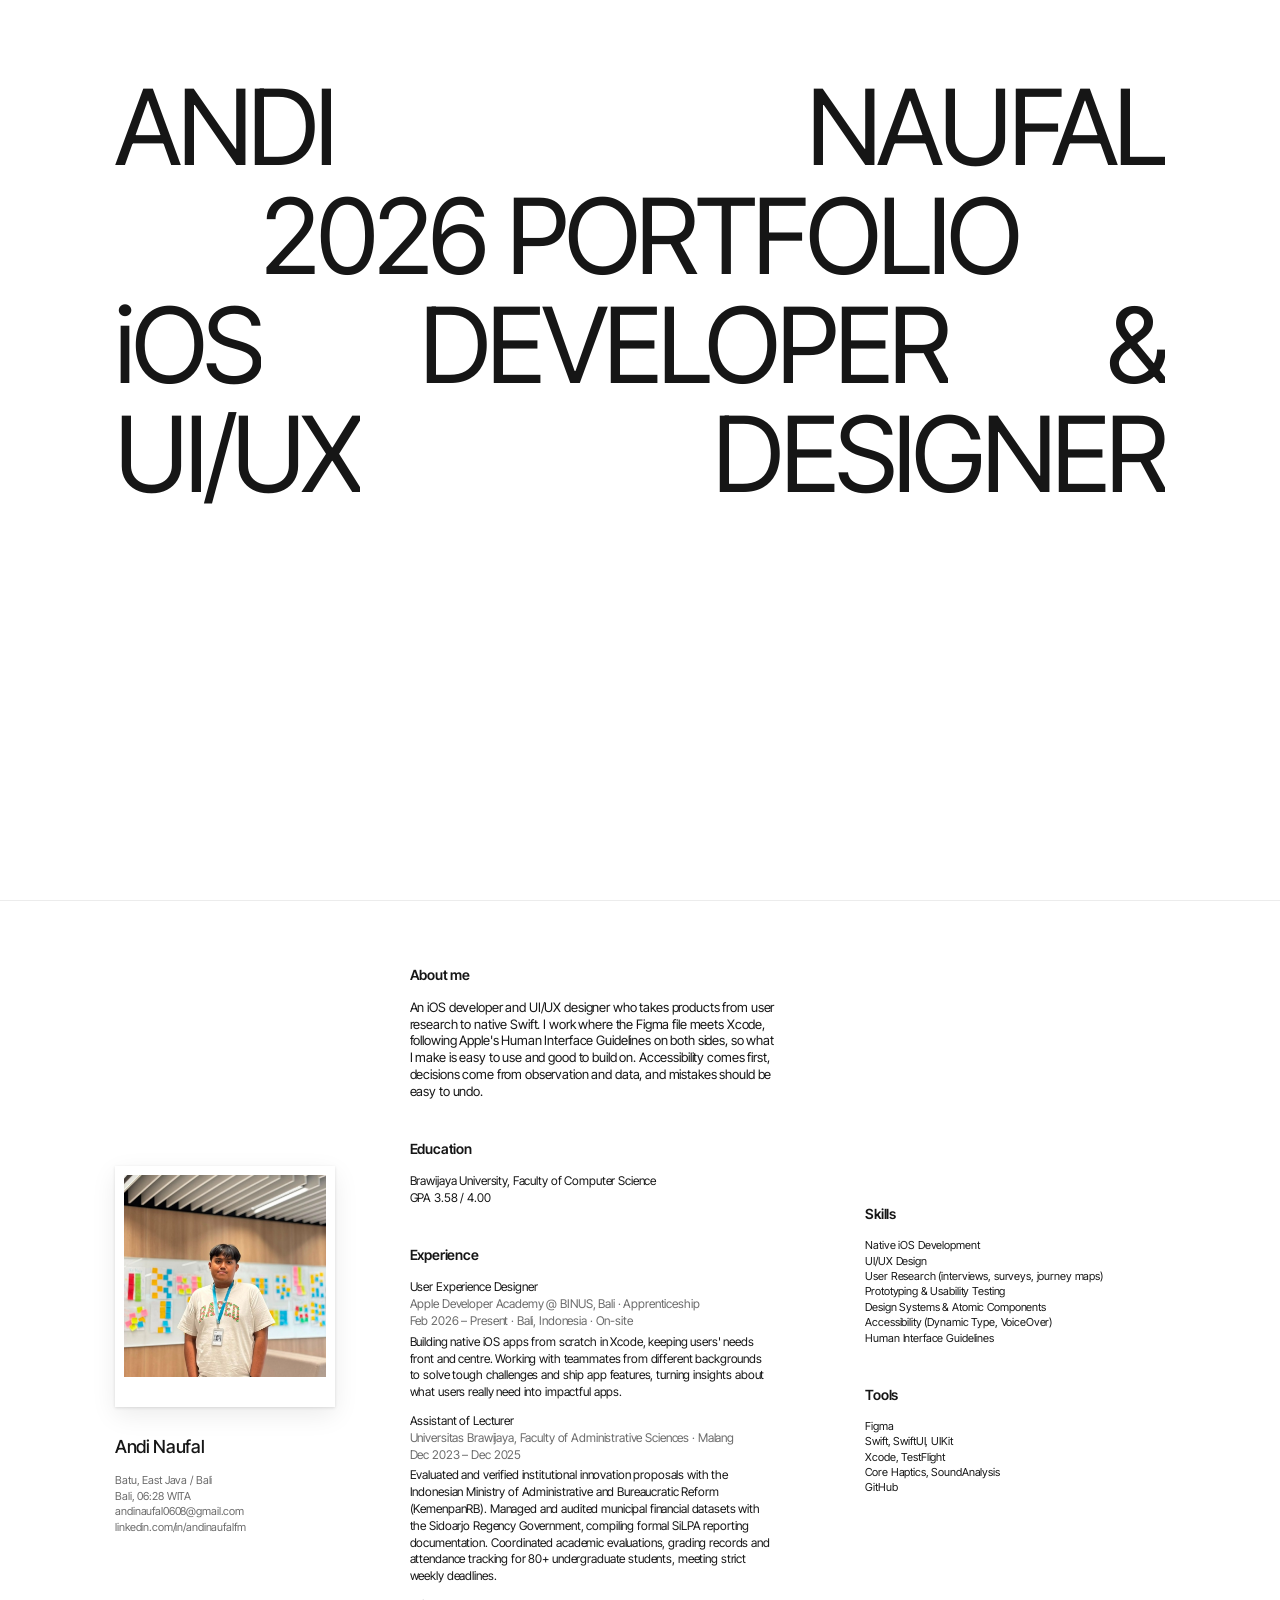
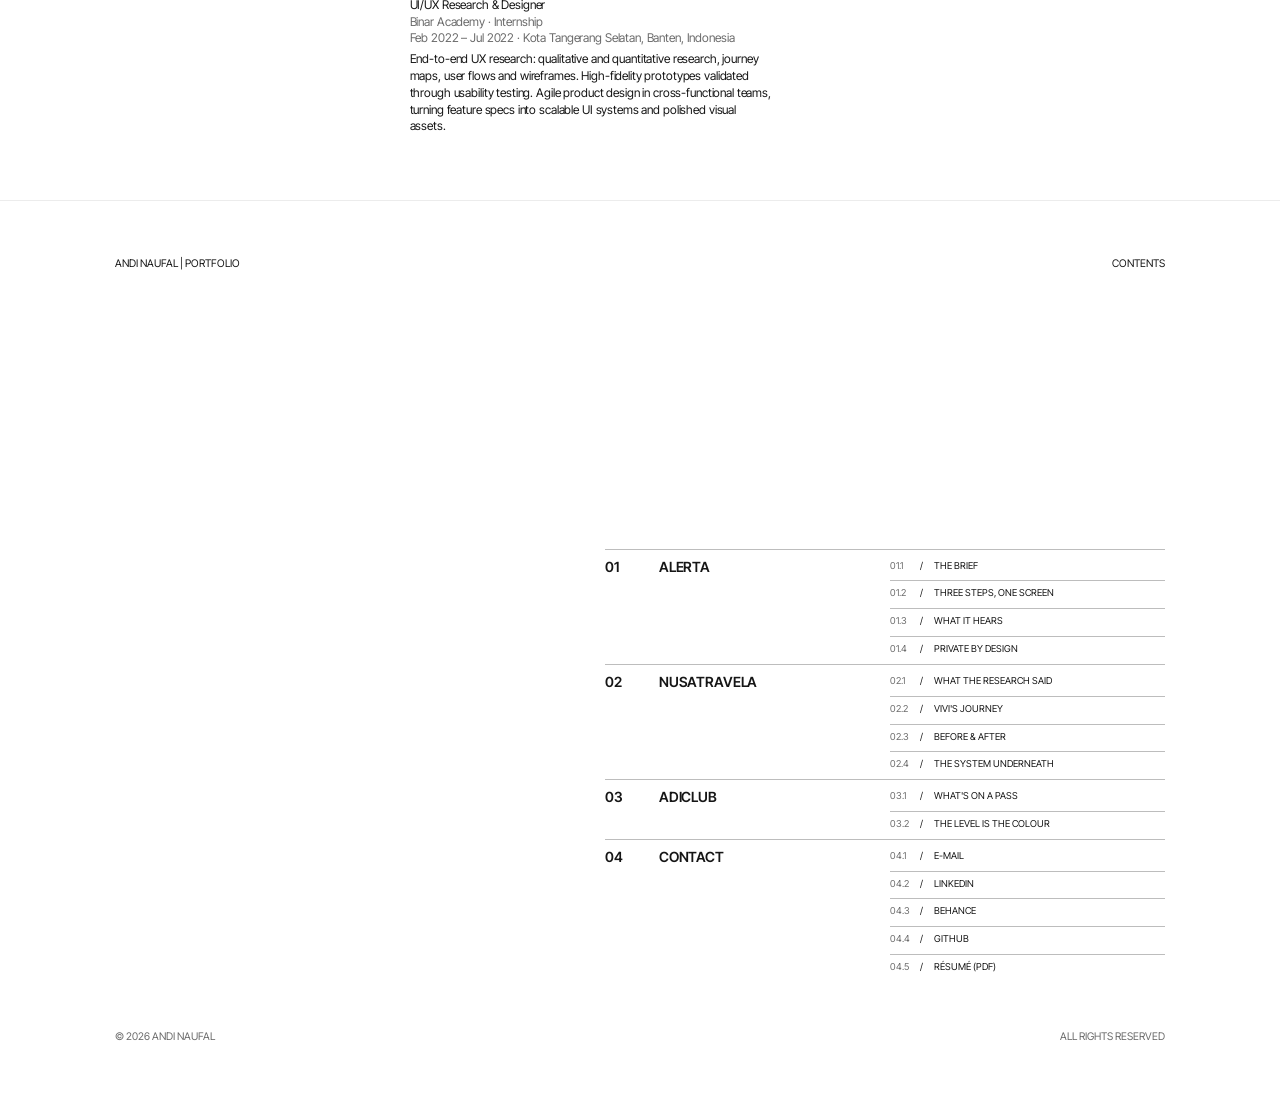
<file: index.html>
<!DOCTYPE html>
<html lang="en">
<head>
  <meta charset="UTF-8">
  <meta name="viewport" content="width=device-width, initial-scale=1.0">
  <meta name="color-scheme" content="only light">
  <title>Andi Naufal | iOS Developer &amp; UI/UX Designer</title>
  <meta name="description" content="Andi Naufal, iOS developer and UI/UX designer, taking products from user research to native Swift.">
  <meta name="theme-color" content="#ffffff">
  <link rel="preconnect" href="https://fonts.googleapis.com">
  <link rel="preconnect" href="https://fonts.gstatic.com" crossorigin>
  <link href="https://fonts.googleapis.com/css2?family=Inter+Tight:wght@400;500;600&display=swap" rel="stylesheet">
  <link rel="stylesheet" href="styles.css">
</head>
<body class="home">
  <main>

    <!-- Cover -->
    <section class="board cover" aria-label="Cover">
      <h1 class="cover__type">
        <span class="jl"><span class="w"><span style="--d:0ms">Andi</span></span> <span class="w"><span style="--d:60ms">Naufal</span></span></span>
        <span class="jl jl--c"><span class="w"><span style="--d:110ms">2026</span></span> <span class="w"><span style="--d:170ms">Portfolio</span></span></span>
        <span class="jl"><span class="w"><span style="--d:220ms"><span class="nc">i</span>OS</span></span> <span class="w"><span style="--d:280ms">Developer</span></span> <span class="w"><span style="--d:340ms">&amp;</span></span></span>
        <span class="jl"><span class="w"><span style="--d:330ms">UI/UX</span></span> <span class="w"><span style="--d:390ms">Designer</span></span></span>
      </h1>
    </section>

    <!-- About -->
    <section class="board about" id="about" aria-labelledby="about-h">
      <div class="about__id">
        <figure class="polaroid">
          <img src="assets/profile.jpg" alt="Portrait of Andi Naufal at the Apple Developer Academy" width="768" height="1024" style="object-position:50% 70%">
        </figure>
        <p class="about__name">Andi Naufal</p>
        <ul class="tiny">
          <li>Batu, East Java / Bali</li>
          <li>Bali, <time data-clock="Asia/Makassar">--:--</time> WITA</li>
          <li><a href="mailto:andinaufal0608@gmail.com">andinaufal0608@gmail.com</a></li>
          <li><a href="https://linkedin.com/in/andinaufalfm" target="_blank" rel="noopener">linkedin.com/in/andinaufalfm</a></li>
        </ul>
      </div>

      <div class="about__col">
        <div class="blk">
          <h2 id="about-h">About me</h2>
          <p class="body">An iOS developer and UI/UX designer who takes products from user research to native Swift. I work where the Figma file meets Xcode, following Apple's Human Interface Guidelines on both sides, so what I make is easy to use and good to build on. Accessibility comes first, decisions come from observation and data, and mistakes should be easy to undo.</p>
        </div>
        <div class="blk">
          <h2>Education</h2>
          <ul class="tiny tiny--md">
            <li>Brawijaya University, Faculty of Computer Science</li>
            <li>GPA 3.58 / 4.00</li>
          </ul>
        </div>
        <div class="blk">
          <h2>Experience</h2>
          <ul class="tiny tiny--md rows">
            <li><span>User Experience Designer</span><span>Apple Developer Academy @ BINUS, Bali · Apprenticeship<br>Feb 2026 – Present · Bali, Indonesia · On-site</span><span class="rows__d">Building native iOS apps from scratch in Xcode, keeping users' needs front and centre. Working with teammates from different backgrounds to solve tough challenges and ship app features, turning insights about what users really need into impactful apps.</span></li>
            <li><span>Assistant of Lecturer</span><span>Universitas Brawijaya, Faculty of Administrative Sciences · Malang<br>Dec 2023 – Dec 2025</span><span class="rows__d">Evaluated and verified institutional innovation proposals with the Indonesian Ministry of Administrative and Bureaucratic Reform (KemenpanRB). Managed and audited municipal financial datasets with the Sidoarjo Regency Government, compiling formal SiLPA reporting documentation. Coordinated academic evaluations, grading records and attendance tracking for 80+ undergraduate students, meeting strict weekly deadlines.</span></li>
            <li><span>UI/UX Research &amp; Designer</span><span>Binar Academy · Internship<br>Feb 2022 – Jul 2022 · Kota Tangerang Selatan, Banten, Indonesia</span><span class="rows__d">End-to-end UX research: qualitative and quantitative research, journey maps, user flows and wireframes. High-fidelity prototypes validated through usability testing. Agile product design in cross-functional teams, turning feature specs into scalable UI systems and polished visual assets.</span></li>
          </ul>
        </div>
      </div>

      <div class="about__col">
        <div class="blk">
          <h2>Skills</h2>
          <ul class="tiny">
            <li>Native iOS Development</li>
            <li>UI/UX Design</li>
            <li>User Research (interviews, surveys, journey maps)</li>
            <li>Prototyping &amp; Usability Testing</li>
            <li>Design Systems &amp; Atomic Components</li>
            <li>Accessibility (Dynamic Type, VoiceOver)</li>
            <li>Human Interface Guidelines</li>
          </ul>
        </div>
        <div class="blk">
          <h2>Tools</h2>
          <ul class="tiny">
            <li>Figma</li>
            <li>Swift, SwiftUI, UIKit</li>
            <li>Xcode, TestFlight</li>
            <li>Core Haptics, SoundAnalysis</li>
            <li>GitHub</li>
          </ul>
        </div>
      </div>
    </section>

    <!-- Contents -->
    <section class="board contents" id="work" aria-labelledby="contents-h">
      <div class="runhead"><span>Andi Naufal | Portfolio</span><h2 id="contents-h">Contents</h2></div>

      <ol class="toc">
        <li>
          <span class="toc__n">01</span>
          <a class="toc__t" href="work/alertaapp.html">Alerta</a>
          <ol class="toc__sub">
            <li><a href="work/alertaapp.html#brief"><span>01.1</span>/<span>The brief</span></a></li>
            <li><a href="work/alertaapp.html#how"><span>01.2</span>/<span>Three steps, one screen</span></a></li>
            <li><a href="work/alertaapp.html#hears"><span>01.3</span>/<span>What it hears</span></a></li>
            <li><a href="work/alertaapp.html#privacy"><span>01.4</span>/<span>Private by design</span></a></li>
          </ol>
        </li>
        <li>
          <span class="toc__n">02</span>
          <a class="toc__t" href="work/nusatravela.html">NusaTravela</a>
          <ol class="toc__sub">
            <li><a href="work/nusatravela.html#research"><span>02.1</span>/<span>What the research said</span></a></li>
            <li><a href="work/nusatravela.html#journey"><span>02.2</span>/<span>Vivi's journey</span></a></li>
            <li><a href="work/nusatravela.html#before-after"><span>02.3</span>/<span>Before &amp; after</span></a></li>
            <li><a href="work/nusatravela.html#system"><span>02.4</span>/<span>The system underneath</span></a></li>
          </ol>
        </li>
        <li>
          <span class="toc__n">03</span>
          <a class="toc__t" href="work/adiclub.html">adiClub</a>
          <ol class="toc__sub">
            <li><a href="work/adiclub.html#anatomy"><span>03.1</span>/<span>What's on a pass</span></a></li>
            <li><a href="work/adiclub.html#levels"><span>03.2</span>/<span>The level is the colour</span></a></li>
          </ol>
        </li>
        <li>
          <span class="toc__n">04</span>
          <span class="toc__t">Contact</span>
          <ol class="toc__sub">
            <li><a href="mailto:andinaufal0608@gmail.com"><span>04.1</span>/<span>E-mail</span></a></li>
            <li><a href="https://linkedin.com/in/andinaufalfm" target="_blank" rel="noopener"><span>04.2</span>/<span>LinkedIn</span></a></li>
            <li><a href="https://www.behance.net/andinaufal2" target="_blank" rel="noopener"><span>04.3</span>/<span>Behance</span></a></li>
            <li><a href="https://github.com/sgtandi" target="_blank" rel="noopener"><span>04.4</span>/<span>GitHub</span></a></li>
            <li><a href="assets/cv_andinaufal.pdf" target="_blank" rel="noopener"><span>04.5</span>/<span>Résumé (PDF)</span></a></li>
          </ol>
        </li>
      </ol>

      <div class="runhead runhead--foot"><span>© 2026 Andi Naufal</span><span>All rights reserved</span></div>
    </section>
  </main>

  <script src="script.js" defer></script>
</body>
</html>
</file>
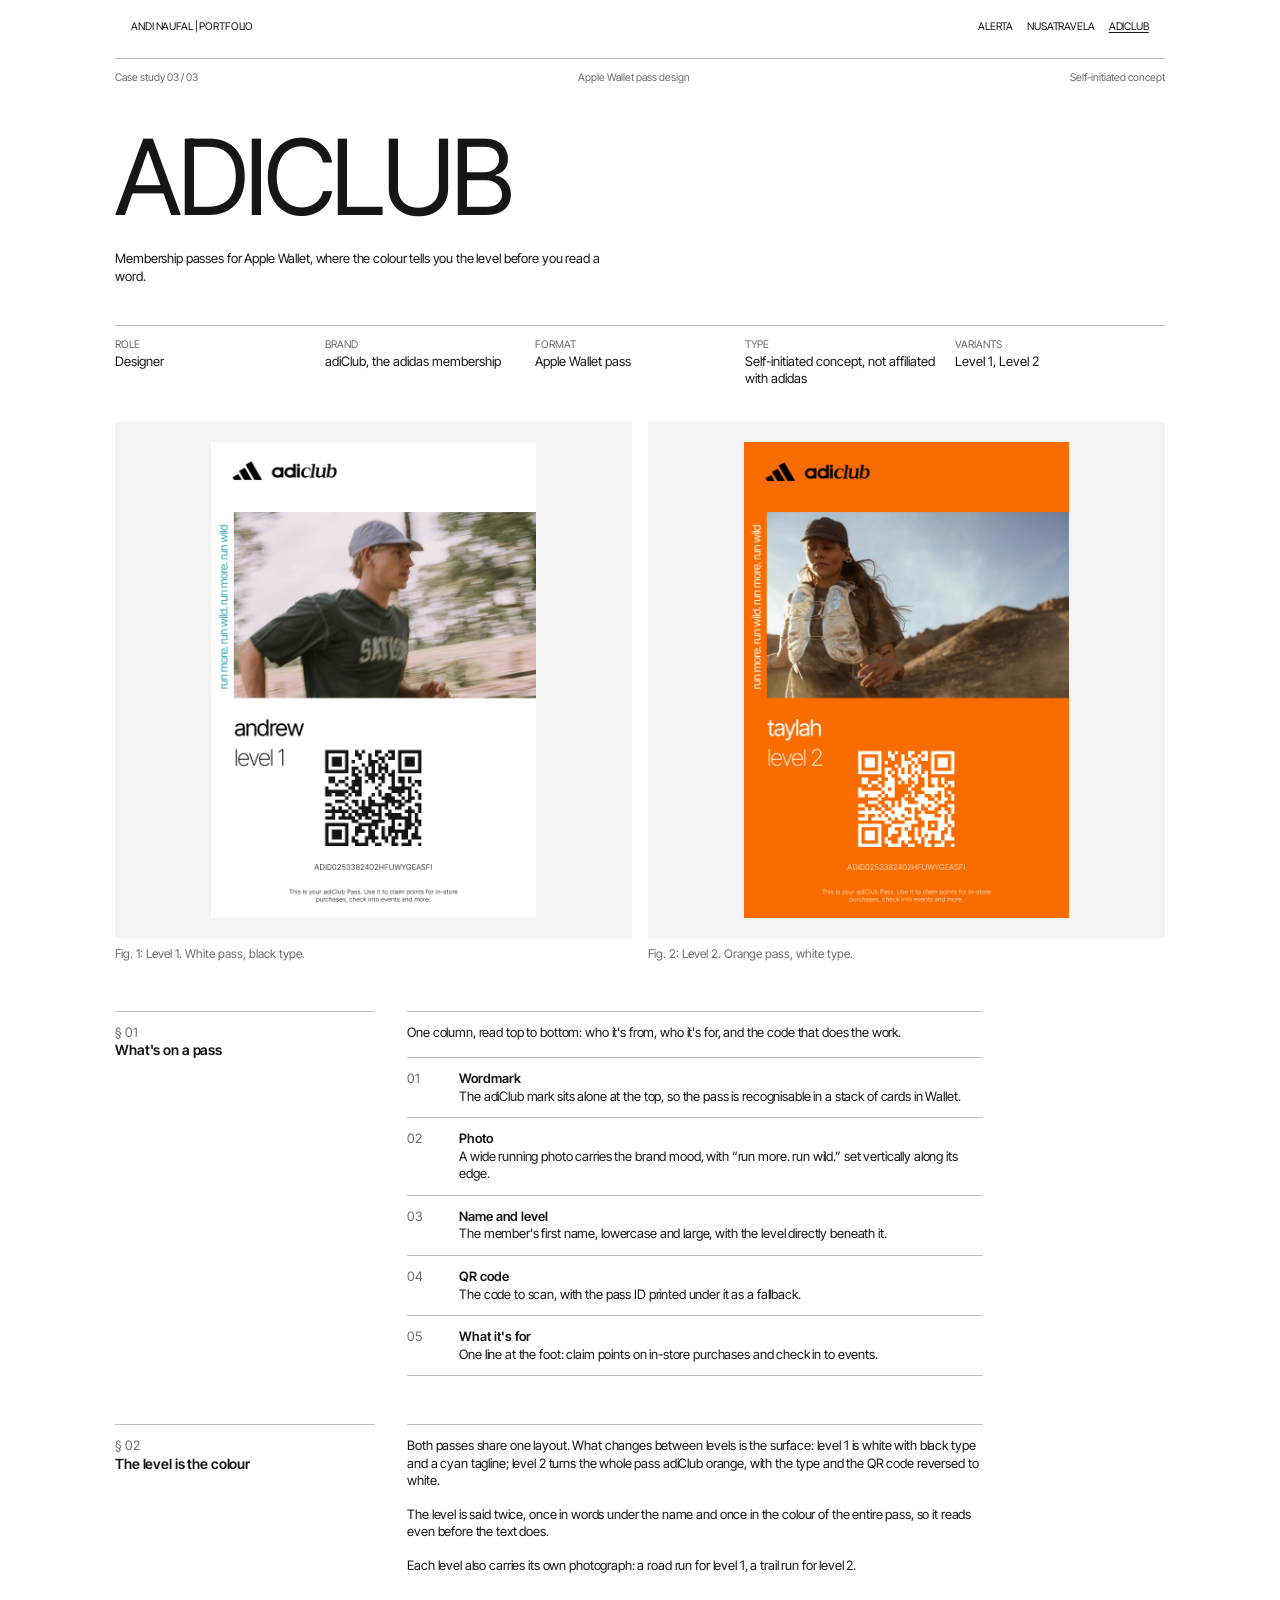
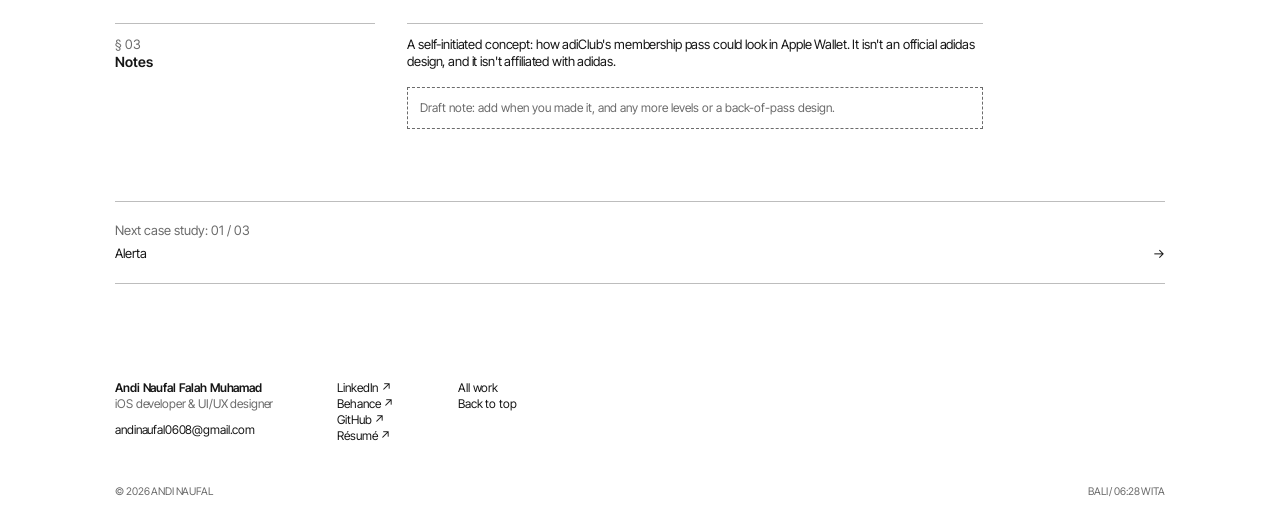
<file: work/adiclub.html>
<!DOCTYPE html>
<html lang="en">
<head>
  <meta charset="UTF-8">
  <meta name="viewport" content="width=device-width, initial-scale=1.0">
  <meta name="color-scheme" content="only light">
  <title>adiClub passes | Andi Naufal</title>
  <meta name="description" content="adiClub membership passes for Apple Wallet, where the pass colour shows your level before you read a word.">
  <link rel="preconnect" href="https://fonts.googleapis.com">
  <link rel="preconnect" href="https://fonts.gstatic.com" crossorigin>
  <link href="https://fonts.googleapis.com/css2?family=Inter+Tight:wght@400;500;600&display=swap" rel="stylesheet">
  <link rel="stylesheet" href="../styles.css">
</head>
<body>

  <header class="top">
    <div class="wrap top__bar">
      <a href="../index.html">Andi Naufal | Portfolio</a>
      <nav class="top__nav" aria-label="Work">
        <a href="alertaapp.html">Alerta</a>
        <a href="nusatravela.html">NusaTravela</a>
        <a href="adiclub.html" aria-current="page">adiClub</a>
      </nav>
    </div>
  </header>

  <main class="case">
    <section class="cs-hero">
      <div class="dateline mono">
        <span>Case study 03 / 03</span>
        <span>Apple Wallet pass design</span>
        <span>Self-initiated concept</span>
      </div>
      <h1 class="cs-title"><span>adiClub</span></h1>
      <p class="cs-deck">Membership passes for Apple Wallet, where the colour tells you the <em>level</em> before you read a word.</p>

      <dl class="cs-meta mono">
        <div><dt>Role</dt><dd>Designer</dd></div>
        <div><dt>Brand</dt><dd>adiClub, the adidas membership</dd></div>
        <div><dt>Format</dt><dd>Apple Wallet pass</dd></div>
        <div><dt>Type</dt><dd>Self-initiated concept, not affiliated with adidas</dd></div>
        <div><dt>Variants</dt><dd>Level 1, Level 2</dd></div>
      </dl>
    </section>

    <section class="passes" aria-label="The two pass designs">
      <figure class="reveal">
        <img src="../assets/adiclub/pass-level-1.png" alt="White adiClub pass. adiClub wordmark at the top, a photo of a man running on a road, the vertical line 'run more. run wild.' in cyan, the name andrew, level 1, a black QR code and the pass ID." width="686" height="1006">
        <figcaption class="cs-figcap mono">Fig. 1: Level 1. White pass, black type.</figcaption>
      </figure>
      <figure class="reveal">
        <img src="../assets/adiclub/pass-level-2.png" alt="Orange adiClub pass. adiClub wordmark at the top, a photo of a woman trail running in a hydration vest, the vertical line 'run more. run wild.' in white, the name taylah, level 2, a white QR code and the pass ID." width="686" height="1006">
        <figcaption class="cs-figcap mono">Fig. 2: Level 2. Orange pass, white type.</figcaption>
      </figure>
    </section>

    <!-- § 01 Anatomy -->
    <section class="cs-block" id="anatomy">
      <div class="cs-block__label reveal">
        <span class="mono">§ 01</span>
        <h2>What's on a pass</h2>
      </div>
      <div class="cs-block__body reveal">
        <p class="lead">One column, read top to bottom: who it's from, who it's for, and the code that does the work.</p>
        <ol class="cs-steps">
          <li><span class="mono">01</span><p><strong>Wordmark</strong>The adiClub mark sits alone at the top, so the pass is recognisable in a stack of cards in Wallet.</p></li>
          <li><span class="mono">02</span><p><strong>Photo</strong>A wide running photo carries the brand mood, with “run more. run wild.” set vertically along its edge.</p></li>
          <li><span class="mono">03</span><p><strong>Name and level</strong>The member's first name, lowercase and large, with the level directly beneath it.</p></li>
          <li><span class="mono">04</span><p><strong>QR code</strong>The code to scan, with the pass ID printed under it as a fallback.</p></li>
          <li><span class="mono">05</span><p><strong>What it's for</strong>One line at the foot: claim points on in-store purchases and check in to events.</p></li>
        </ol>
      </div>
    </section>

    <!-- § 02 Level as colour -->
    <section class="cs-block" id="levels">
      <div class="cs-block__label reveal">
        <span class="mono">§ 02</span>
        <h2>The level is the colour</h2>
      </div>
      <div class="cs-block__body reveal">
        <p>Both passes share one layout. What changes between levels is the surface: level 1 is white with black type and a cyan tagline; level 2 turns the whole pass adiClub orange, with the type and the QR code reversed to white.</p>
        <p>The level is said twice, once in words under the name and once in the colour of the entire pass, so it reads even before the text does.</p>
        <p>Each level also carries its own photograph: a road run for level 1, a trail run for level 2.</p>
      </div>
    </section>

    <section class="cs-block" id="notes">
      <div class="cs-block__label reveal">
        <span class="mono">§ 03</span>
        <h2>Notes</h2>
      </div>
      <div class="cs-block__body reveal">
        <p>A self-initiated concept: how adiClub's membership pass could look in Apple Wallet. It isn't an official adidas design, and it isn't affiliated with adidas.</p>
        <p class="todo mono">Draft note: add when you made it, and any more levels or a back-of-pass design.</p>
      </div>
    </section>

    <a class="cs-next" href="alertaapp.html">
      <span class="cs-next__label mono">Next case study: 01 / 03</span>
      <span class="cs-next__title"><span>Alerta</span><span aria-hidden="true">→</span></span>
    </a>
  </main>

  <footer class="foot" id="contact">
    <div class="wrap">
      <div class="foot__grid">
        <div>
          <p>Andi Naufal Falah Muhamad</p>
          <p class="dim"><span class="nc">i</span>OS developer &amp; UI/UX designer</p>
          <p style="margin-top:20px"><a class="foot__mail" href="mailto:andinaufal0608@gmail.com">andinaufal0608@gmail.com</a></p>
        </div>
        <ul>
          <li><a href="https://linkedin.com/in/andinaufalfm" target="_blank" rel="noopener">LinkedIn ↗</a></li>
          <li><a href="https://www.behance.net/andinaufal2" target="_blank" rel="noopener">Behance ↗</a></li>
          <li><a href="https://github.com/sgtandi" target="_blank" rel="noopener">GitHub ↗</a></li>
          <li><a href="../assets/cv_andinaufal.pdf" target="_blank" rel="noopener">Résumé ↗</a></li>
        </ul>
        <ul>
          <li><a href="../index.html">All work</a></li>
          <li><a href="#">Back to top</a></li>
        </ul>
      </div>
      <div class="foot__base"><span>© 2026 Andi Naufal</span><span>Bali / <time data-clock="Asia/Makassar">--:--</time> WITA</span></div>
    </div>
  </footer>

  <script src="../script.js" defer></script>
</body>
</html>
</file>
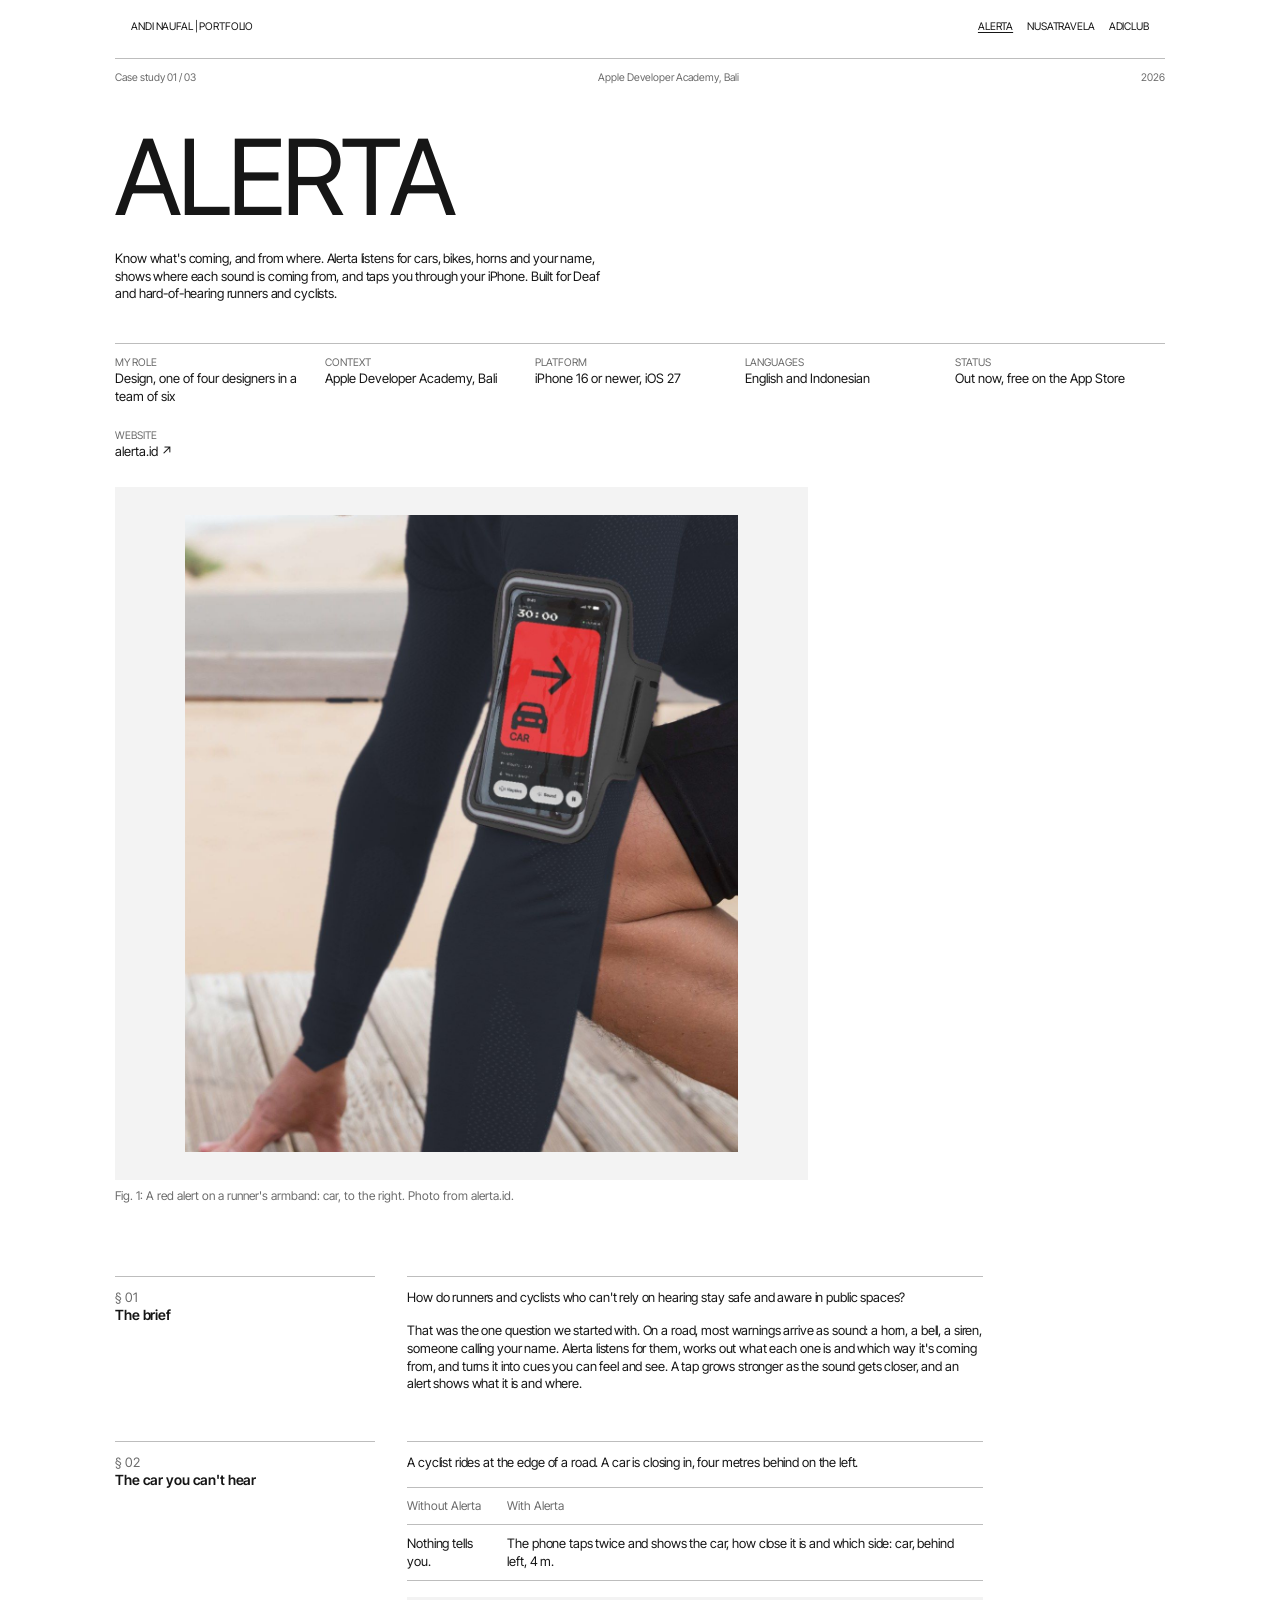
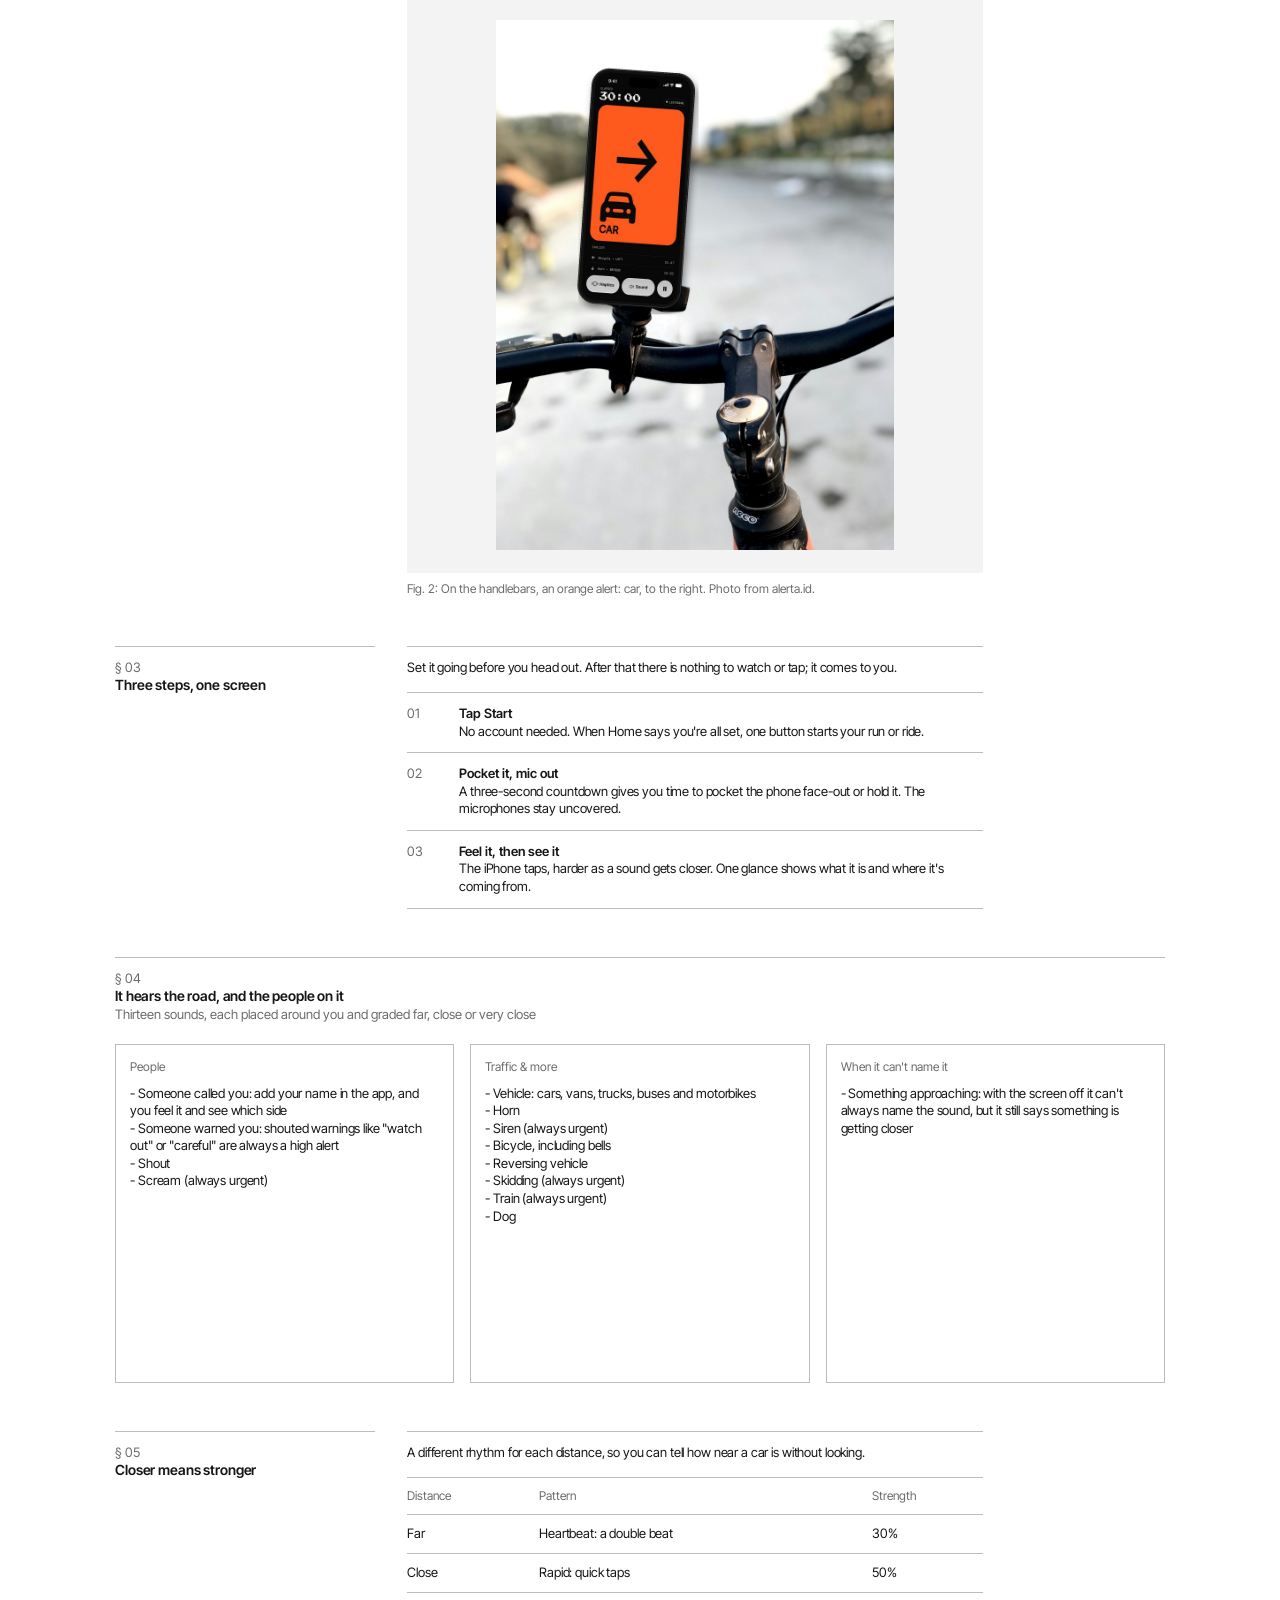
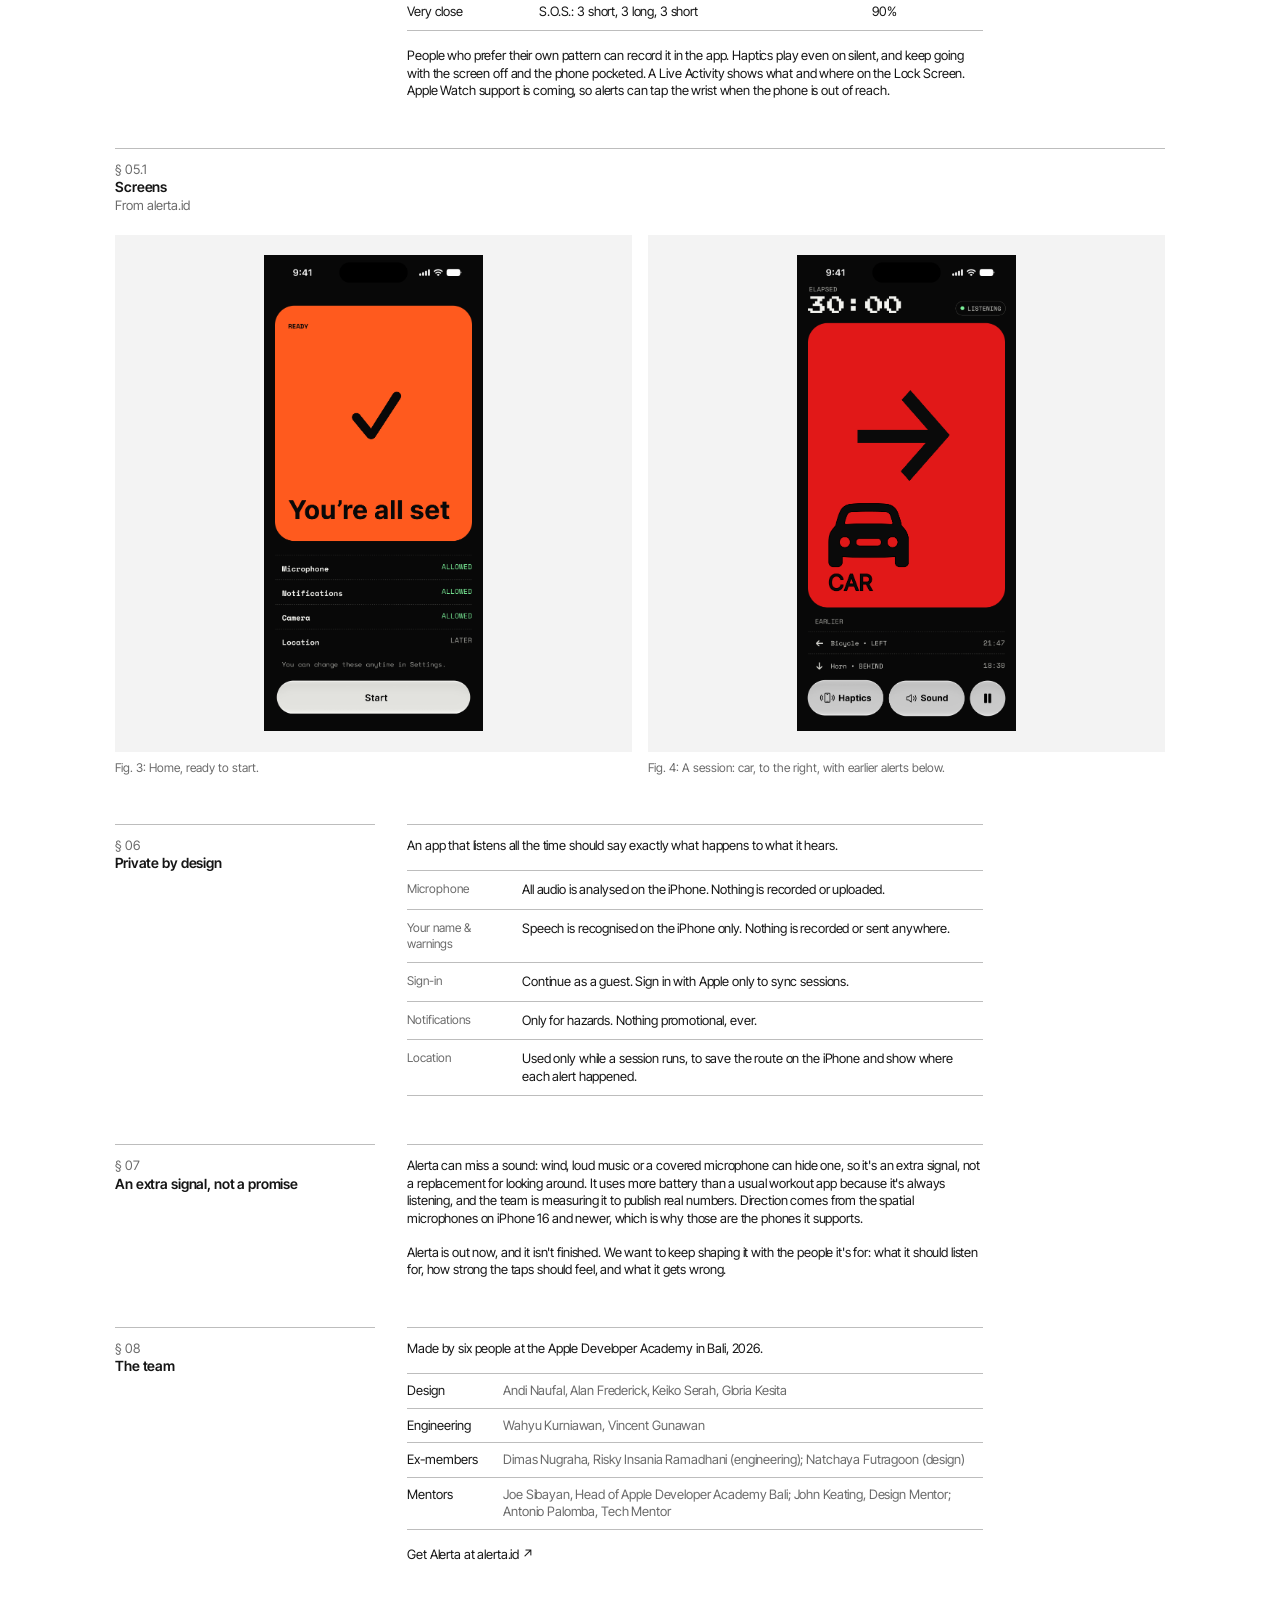
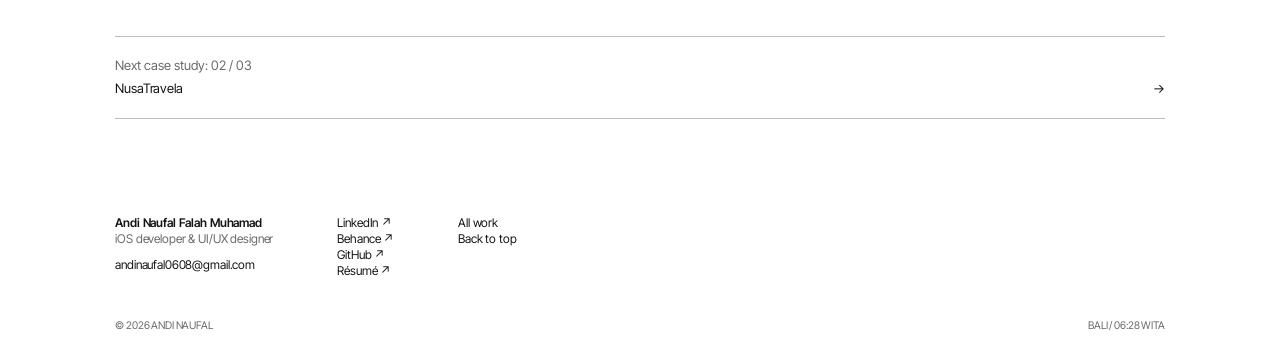
<file: work/alertaapp.html>
<!DOCTYPE html>
<html lang="en">
<head>
  <meta charset="UTF-8">
  <meta name="viewport" content="width=device-width, initial-scale=1.0">
  <meta name="color-scheme" content="only light">
  <title>Alerta | Andi Naufal</title>
  <meta name="description" content="Alerta, an iPhone app that listens for cars, bikes, horns and your name, shows where each sound is coming from, and taps you through your iPhone. Built for Deaf and hard-of-hearing runners and cyclists.">
  <link rel="preconnect" href="https://fonts.googleapis.com">
  <link rel="preconnect" href="https://fonts.gstatic.com" crossorigin>
  <link href="https://fonts.googleapis.com/css2?family=Inter+Tight:wght@400;500;600&display=swap" rel="stylesheet">
  <link rel="stylesheet" href="../styles.css">
</head>
<body>

  <header class="top">
    <div class="wrap top__bar">
      <a href="../index.html">Andi Naufal | Portfolio</a>
      <nav class="top__nav" aria-label="Work">
        <a href="alertaapp.html" aria-current="page">Alerta</a>
        <a href="nusatravela.html">NusaTravela</a>
        <a href="adiclub.html">adiClub</a>
      </nav>
    </div>
  </header>

  <main class="case">
    <section class="cs-hero">
      <div class="dateline mono">
        <span>Case study 01 / 03</span>
        <span>Apple Developer Academy, Bali</span>
        <span>2026</span>
      </div>
      <h1 class="cs-title"><span>Alerta</span></h1>
      <p class="cs-deck">Know what's coming, and from where. Alerta listens for cars, bikes, horns and your name, shows where each sound is coming from, and taps you through your iPhone. Built for Deaf and hard-of-hearing runners and cyclists.</p>

      <dl class="cs-meta mono">
        <div><dt>My role</dt><dd>Design, one of four designers in a team of six</dd></div>
        <div><dt>Context</dt><dd>Apple Developer Academy, Bali</dd></div>
        <div><dt>Platform</dt><dd>iPhone 16 or newer, iOS 27</dd></div>
        <div><dt>Languages</dt><dd>English and Indonesian</dd></div>
        <div><dt>Status</dt><dd>Out now, free on the App Store</dd></div>
        <div><dt>Website</dt><dd><a href="https://alerta.id/" target="_blank" rel="noopener">alerta.id ↗</a></dd></div>
      </dl>
    </section>

    <figure class="cs-cover">
      <img src="../assets/alerta/running.jpg" alt="A runner crouched at the start on a boardwalk, phone in an armband showing a red Alerta alert: car, to the right." width="1180" height="1360" fetchpriority="high">
      <figcaption class="cs-figcap mono">Fig. 1: A red alert on a runner's armband: car, to the right. Photo from alerta.id.</figcaption>
    </figure>

    <!-- § 01 Brief -->
    <section class="cs-block" id="brief">
      <div class="cs-block__label">
        <span class="mono">§ 01</span>
        <h2>The brief</h2>
      </div>
      <div class="cs-block__body">
        <p class="lead">How do runners and cyclists who can't rely on hearing stay safe and aware in public spaces?</p>
        <p>That was the one question we started with. On a road, most warnings arrive as sound: a horn, a bell, a siren, someone calling your name. Alerta listens for them, works out what each one is and which way it's coming from, and turns it into cues you can feel and see. A tap grows stronger as the sound gets closer, and an alert shows what it is and where.</p>
      </div>
    </section>

    <!-- § 02 The moment -->
    <section class="cs-block" id="moment">
      <div class="cs-block__label">
        <span class="mono">§ 02</span>
        <h2>The car you can't hear</h2>
      </div>
      <div class="cs-block__body">
        <p>A cyclist rides at the edge of a road. A car is closing in, four metres behind on the left.</p>
        <table class="cs-table">
          <thead class="mono"><tr><th scope="col">Without Alerta</th><th scope="col">With Alerta</th></tr></thead>
          <tbody>
            <tr><td>Nothing tells you.</td><td>The phone taps twice and shows the car, how close it is and which side: car, behind left, 4 m.</td></tr>
          </tbody>
        </table>
        <figure class="plate">
          <img src="../assets/alerta/cycling.jpg" alt="Alerta on a phone mounted to bicycle handlebars, showing an orange alert: car, to the right." width="1800" height="2400" loading="lazy">
          <figcaption class="cs-figcap mono">Fig. 2: On the handlebars, an orange alert: car, to the right. Photo from alerta.id.</figcaption>
        </figure>
      </div>
    </section>

    <!-- § 03 How it works -->
    <section class="cs-block" id="how">
      <div class="cs-block__label">
        <span class="mono">§ 03</span>
        <h2>Three steps, one screen</h2>
      </div>
      <div class="cs-block__body">
        <p>Set it going before you head out. After that there is nothing to watch or tap; it comes to you.</p>
        <ol class="cs-steps">
          <li><span class="mono">01</span><p><strong>Tap Start</strong>No account needed. When Home says you're all set, one button starts your run or ride.</p></li>
          <li><span class="mono">02</span><p><strong>Pocket it, mic out</strong>A three-second countdown gives you time to pocket the phone face-out or hold it. The microphones stay uncovered.</p></li>
          <li><span class="mono">03</span><p><strong>Feel it, then see it</strong>The iPhone taps, harder as a sound gets closer. One glance shows what it is and where it's coming from.</p></li>
        </ol>
      </div>
    </section>

    <!-- § 04 What it hears -->
    <section class="cs-wide" id="hears">
      <header class="cs-wide__head">
        <span class="mono">§ 04</span>
        <h2>It hears the road, and the people on it</h2>
        <p class="mono">Thirteen sounds, each placed around you and graded far, close or very close</p>
      </header>
      <div class="scope">
        <div>
          <p class="mono scope__tag">People</p>
          <ul>
            <li>Someone called you: add your name in the app, and you feel it and see which side</li>
            <li>Someone warned you: shouted warnings like "watch out" or "careful" are always a high alert</li>
            <li>Shout</li>
            <li>Scream (always urgent)</li>
          </ul>
        </div>
        <div>
          <p class="mono scope__tag">Traffic &amp; more</p>
          <ul>
            <li>Vehicle: cars, vans, trucks, buses and motorbikes</li>
            <li>Horn</li>
            <li>Siren (always urgent)</li>
            <li>Bicycle, including bells</li>
            <li>Reversing vehicle</li>
            <li>Skidding (always urgent)</li>
            <li>Train (always urgent)</li>
            <li>Dog</li>
          </ul>
        </div>
        <div>
          <p class="mono scope__tag">When it can't name it</p>
          <ul>
            <li>Something approaching: with the screen off it can't always name the sound, but it still says something is getting closer</li>
          </ul>
        </div>
      </div>
    </section>

    <!-- § 05 Haptics -->
    <section class="cs-block" id="haptics">
      <div class="cs-block__label">
        <span class="mono">§ 05</span>
        <h2>Closer means stronger</h2>
      </div>
      <div class="cs-block__body">
        <p class="lead">A different rhythm for each distance, so you can tell how near a car is without looking.</p>
        <table class="cs-table">
          <thead class="mono"><tr><th scope="col">Distance</th><th scope="col">Pattern</th><th scope="col">Strength</th></tr></thead>
          <tbody>
            <tr><td>Far</td><td>Heartbeat: a double beat</td><td>30%</td></tr>
            <tr><td>Close</td><td>Rapid: quick taps</td><td>50%</td></tr>
            <tr><td>Very close</td><td>S.O.S.: 3 short, 3 long, 3 short</td><td>90%</td></tr>
          </tbody>
        </table>
        <p>People who prefer their own pattern can record it in the app. Haptics play even on silent, and keep going with the screen off and the phone pocketed. A Live Activity shows what and where on the Lock Screen. Apple Watch support is coming, so alerts can tap the wrist when the phone is out of reach.</p>
      </div>
    </section>

    <section class="cs-wide" id="screens">
      <header class="cs-wide__head">
        <span class="mono">§ 05.1</span>
        <h2>Screens</h2>
        <p class="mono">From alerta.id</p>
      </header>
      <div class="shots">
        <figure>
          <img src="../assets/alerta/screen-home.png" alt="Alerta Home: an orange card reading You're all set, the microphone, notifications and camera allowed, location later, and a Start button." width="1206" height="2622" loading="lazy">
          <figcaption class="cs-figcap mono">Fig. 3: Home, ready to start.</figcaption>
        </figure>
        <figure>
          <img src="../assets/alerta/screen-alert.png" alt="An Alerta session: a red card with a large arrow pointing right and CAR, a list of earlier alerts, and Haptics, Sound and pause buttons." width="1206" height="2622" loading="lazy">
          <figcaption class="cs-figcap mono">Fig. 4: A session: car, to the right, with earlier alerts below.</figcaption>
        </figure>
      </div>
    </section>

    <!-- § 06 Privacy -->
    <section class="cs-block" id="privacy">
      <div class="cs-block__label">
        <span class="mono">§ 06</span>
        <h2>Private by design</h2>
      </div>
      <div class="cs-block__body">
        <p class="lead">An app that listens all the time should say exactly what happens to what it hears.</p>
        <table class="cs-table">
          <tbody>
            <tr><th scope="row" class="mono">Microphone</th><td>All audio is analysed on the iPhone. Nothing is recorded or uploaded.</td></tr>
            <tr><th scope="row" class="mono">Your name &amp; warnings</th><td>Speech is recognised on the iPhone only. Nothing is recorded or sent anywhere.</td></tr>
            <tr><th scope="row" class="mono">Sign-in</th><td>Continue as a guest. Sign in with Apple only to sync sessions.</td></tr>
            <tr><th scope="row" class="mono">Notifications</th><td>Only for hazards. Nothing promotional, ever.</td></tr>
            <tr><th scope="row" class="mono">Location</th><td>Used only while a session runs, to save the route on the iPhone and show where each alert happened.</td></tr>
          </tbody>
        </table>
      </div>
    </section>

    <!-- § 07 Honest limits -->
    <section class="cs-block" id="limits">
      <div class="cs-block__label">
        <span class="mono">§ 07</span>
        <h2>An extra signal, not a promise</h2>
      </div>
      <div class="cs-block__body">
        <p>Alerta can miss a sound: wind, loud music or a covered microphone can hide one, so it's an extra signal, not a replacement for looking around. It uses more battery than a usual workout app because it's always listening, and the team is measuring it to publish real numbers. Direction comes from the spatial microphones on iPhone 16 and newer, which is why those are the phones it supports.</p>
        <p>Alerta is out now, and it isn't finished. We want to keep shaping it with the people it's for: what it should listen for, how strong the taps should feel, and what it gets wrong.</p>
      </div>
    </section>

    <!-- § 08 Team -->
    <section class="cs-block" id="team">
      <div class="cs-block__label">
        <span class="mono">§ 08</span>
        <h2>The team</h2>
      </div>
      <div class="cs-block__body">
        <p>Made by six people at the Apple Developer Academy in Bali, 2026.</p>
        <dl class="credits">
          <div><dt>Design</dt><dd>Andi Naufal, Alan Frederick, Keiko Serah, Gloria Kesita</dd></div>
          <div><dt>Engineering</dt><dd>Wahyu Kurniawan, Vincent Gunawan</dd></div>
          <div><dt>Ex-members</dt><dd>Dimas Nugraha, Risky Insania Ramadhani (engineering); Natchaya Futragoon (design)</dd></div>
          <div><dt>Mentors</dt><dd>Joe Sibayan, Head of Apple Developer Academy Bali; John Keating, Design Mentor; Antonio Palomba, Tech Mentor</dd></div>
        </dl>
        <p><a href="https://alerta.id/" target="_blank" rel="noopener">Get Alerta at alerta.id ↗</a></p>
      </div>
    </section>

    <a class="cs-next" href="nusatravela.html">
      <span class="cs-next__label mono">Next case study: 02 / 03</span>
      <span class="cs-next__title"><span>NusaTravela</span><span aria-hidden="true">→</span></span>
    </a>
  </main>

  <footer class="foot" id="contact">
    <div class="wrap">
      <div class="foot__grid">
        <div>
          <p>Andi Naufal Falah Muhamad</p>
          <p class="dim"><span class="nc">i</span>OS developer &amp; UI/UX designer</p>
          <p style="margin-top:20px"><a class="foot__mail" href="mailto:andinaufal0608@gmail.com">andinaufal0608@gmail.com</a></p>
        </div>
        <ul>
          <li><a href="https://linkedin.com/in/andinaufalfm" target="_blank" rel="noopener">LinkedIn ↗</a></li>
          <li><a href="https://www.behance.net/andinaufal2" target="_blank" rel="noopener">Behance ↗</a></li>
          <li><a href="https://github.com/sgtandi" target="_blank" rel="noopener">GitHub ↗</a></li>
          <li><a href="../assets/cv_andinaufal.pdf" target="_blank" rel="noopener">Résumé ↗</a></li>
        </ul>
        <ul>
          <li><a href="../index.html">All work</a></li>
          <li><a href="#">Back to top</a></li>
        </ul>
      </div>
      <div class="foot__base"><span>© 2026 Andi Naufal</span><span>Bali / <time data-clock="Asia/Makassar">--:--</time> WITA</span></div>
    </div>
  </footer>

  <script src="../script.js" defer></script>
</body>
</html>
</file>
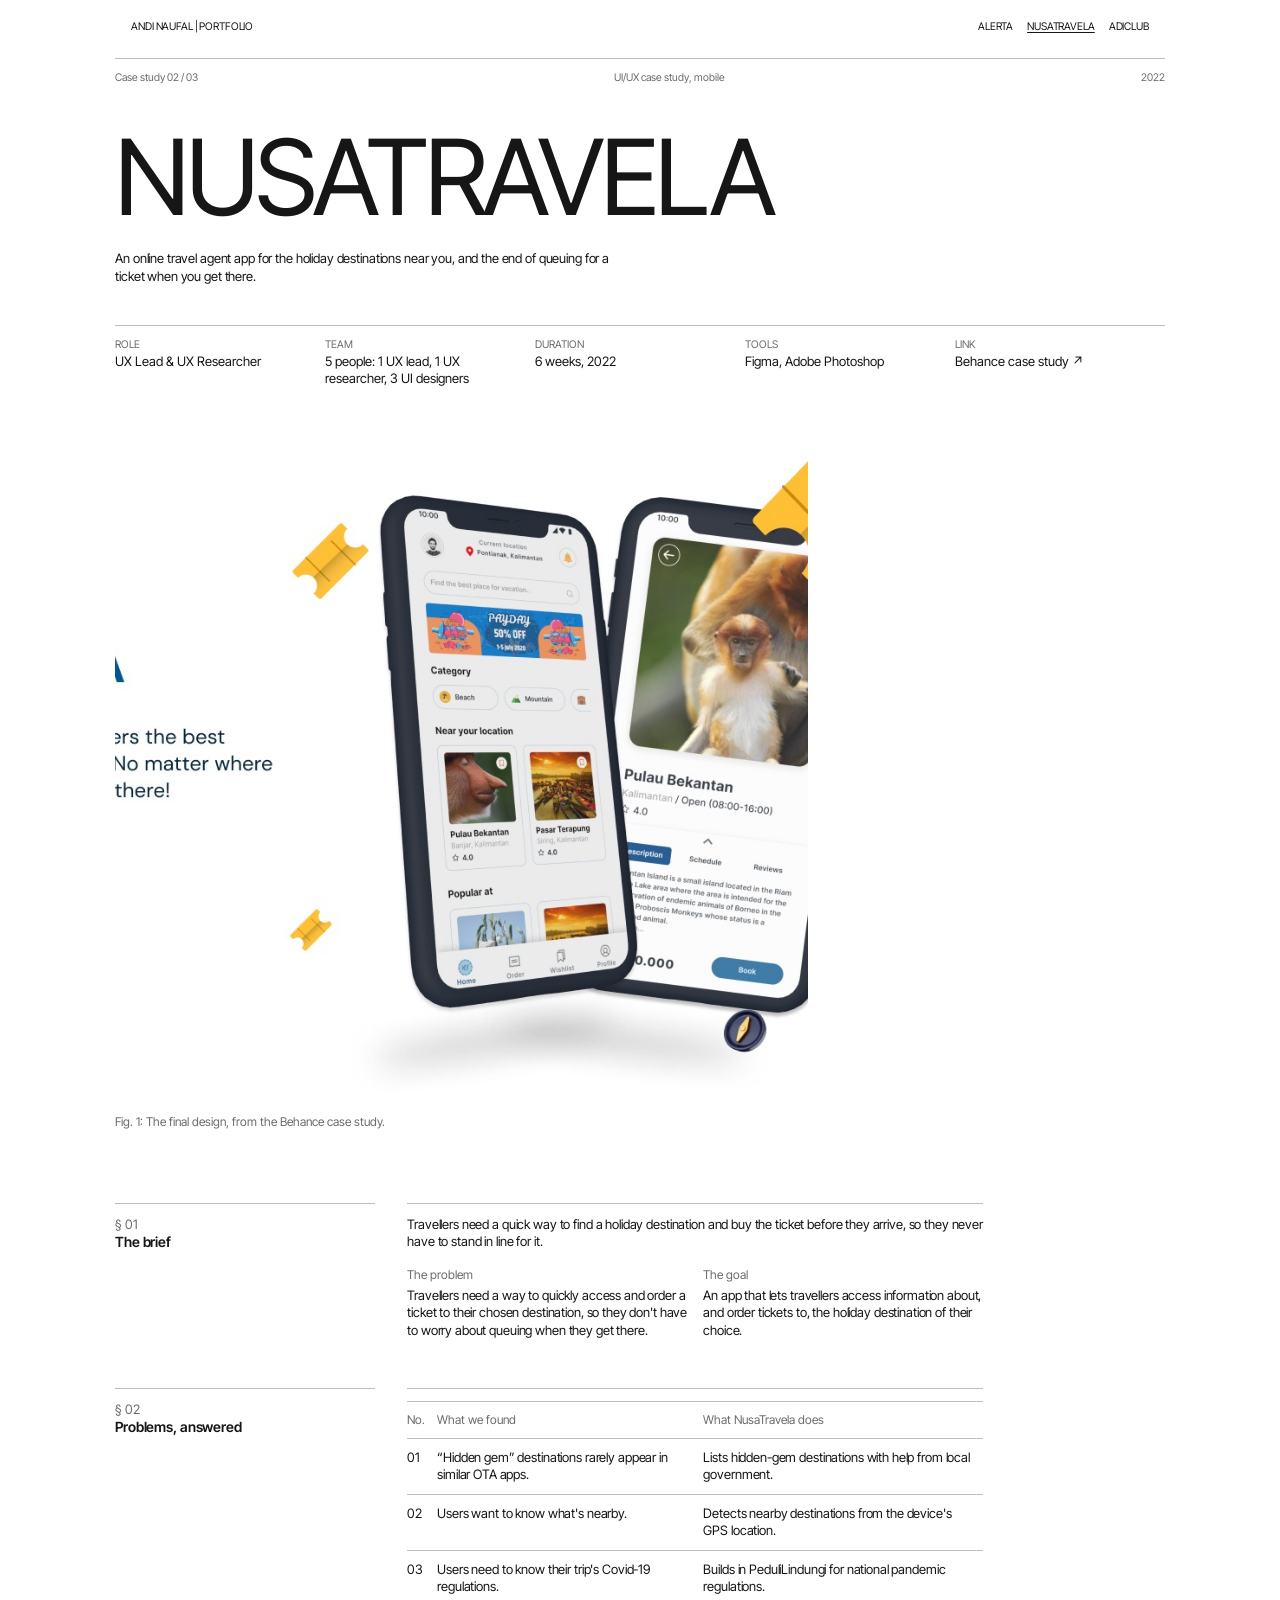
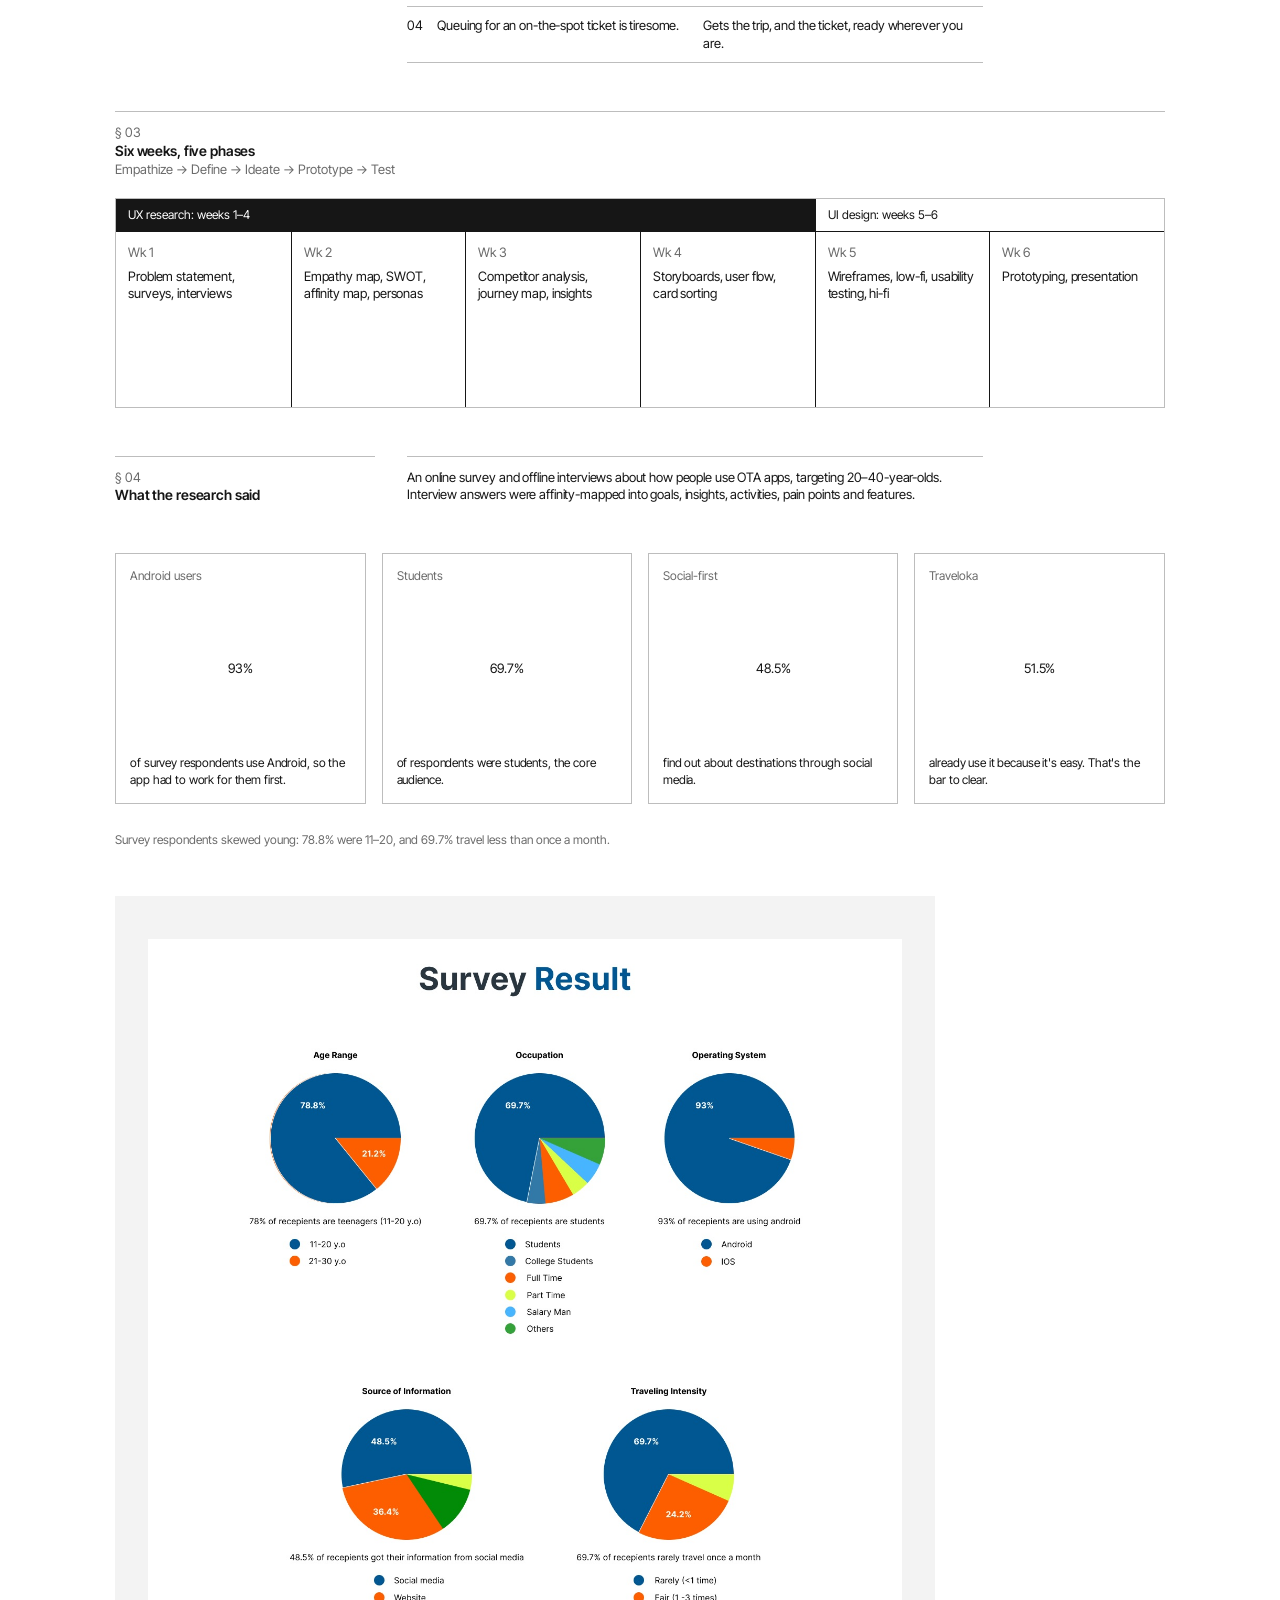
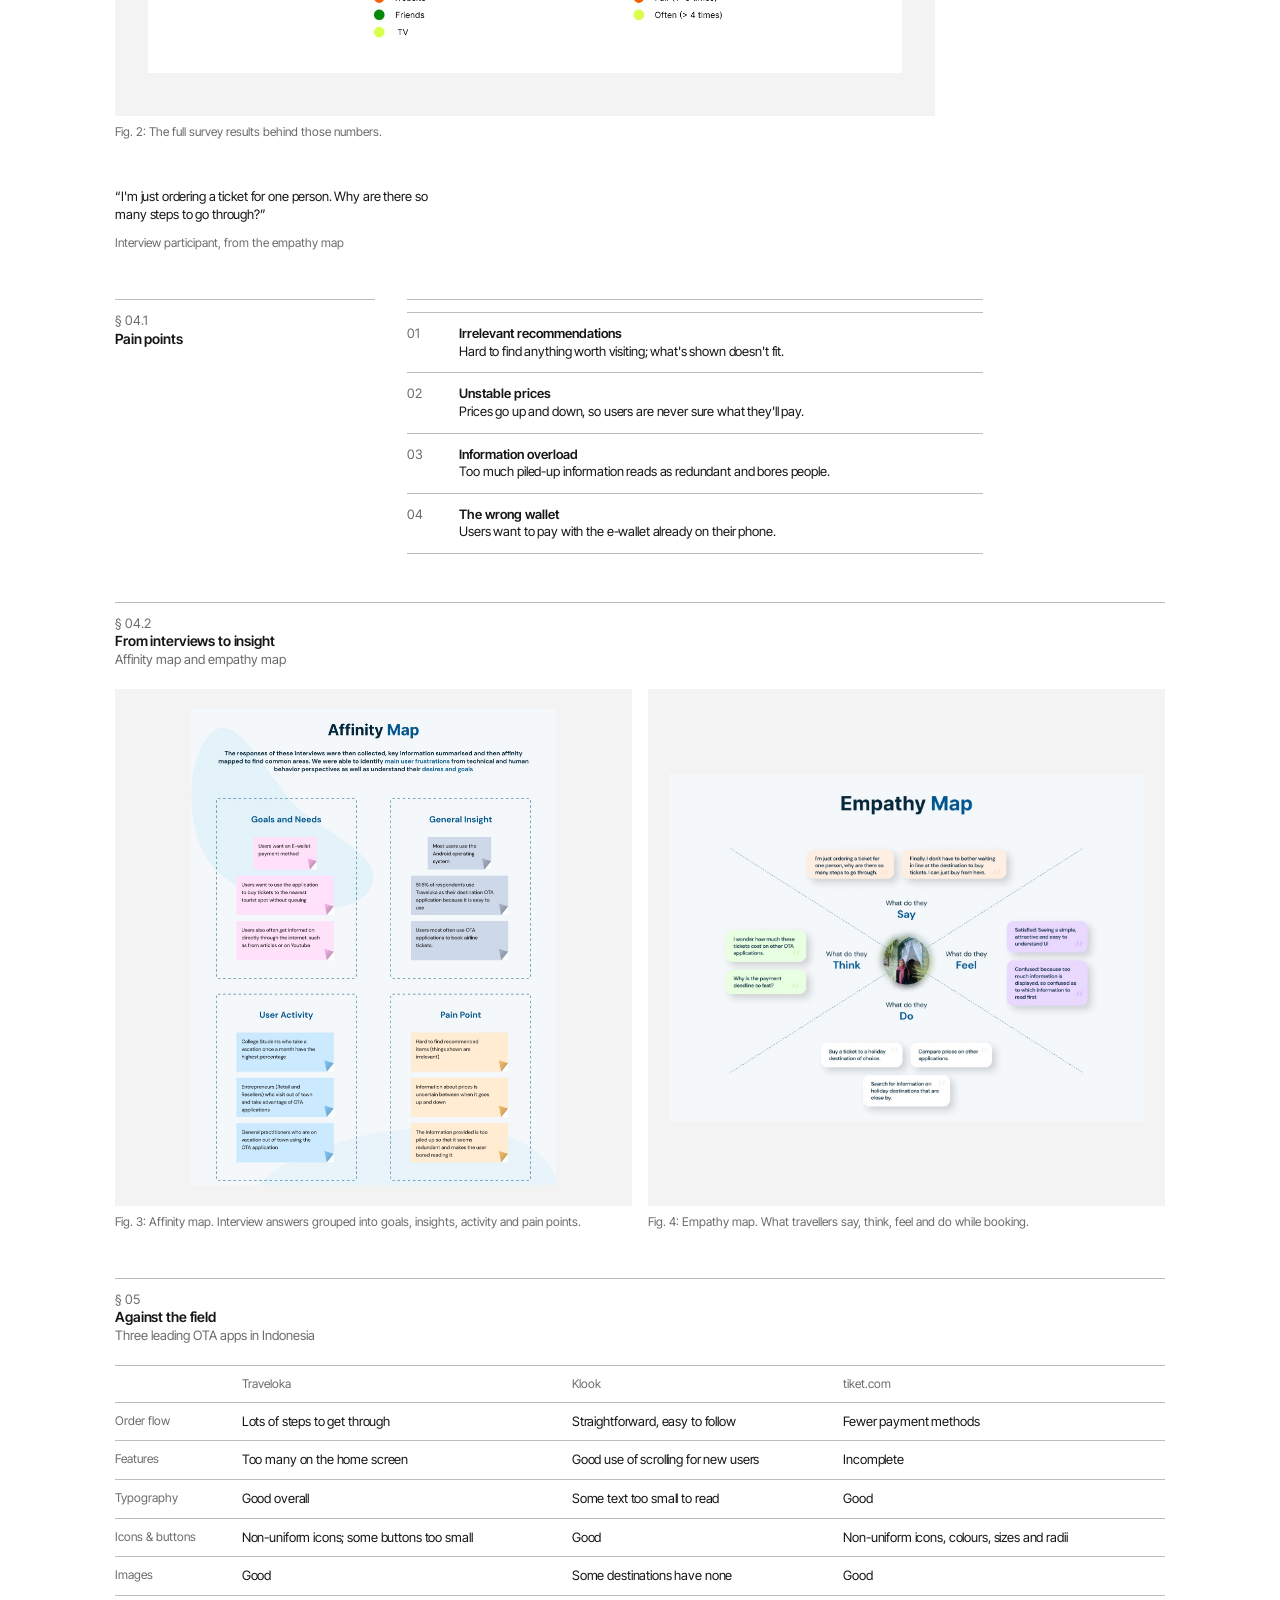
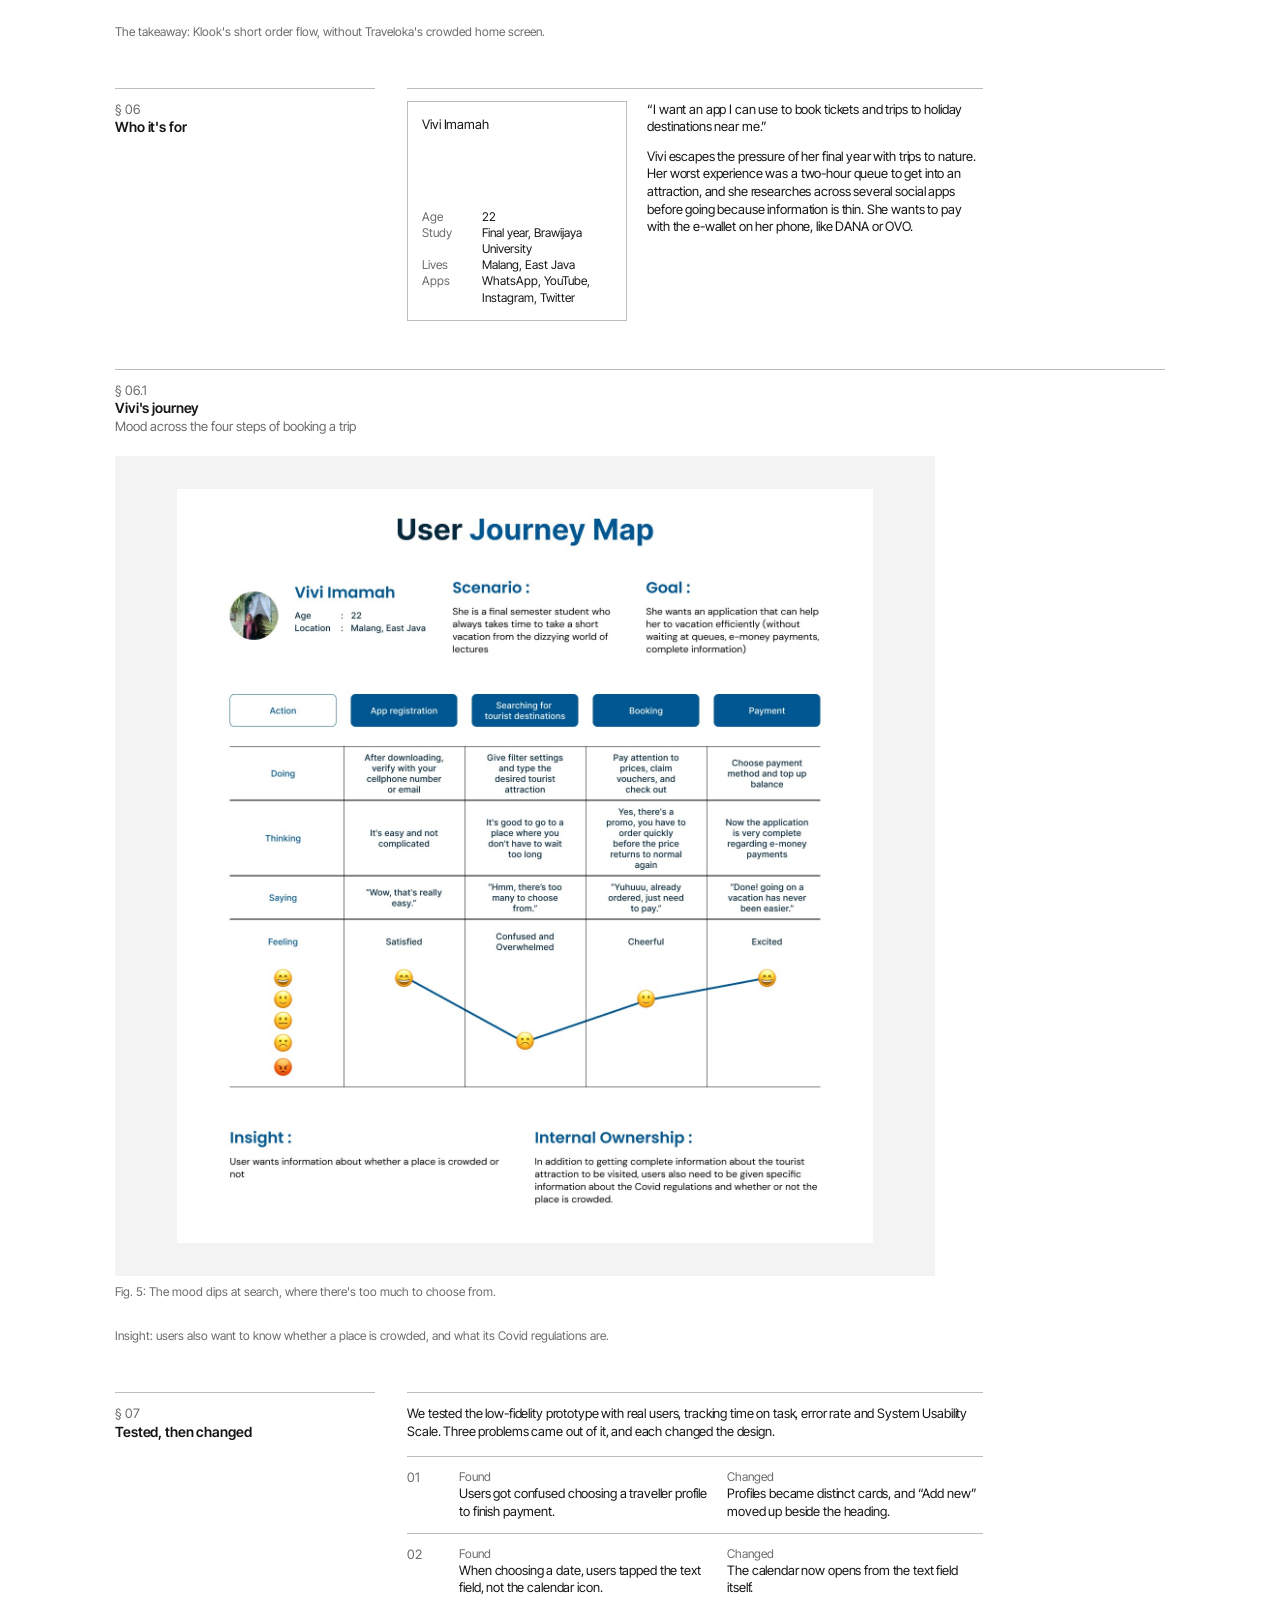
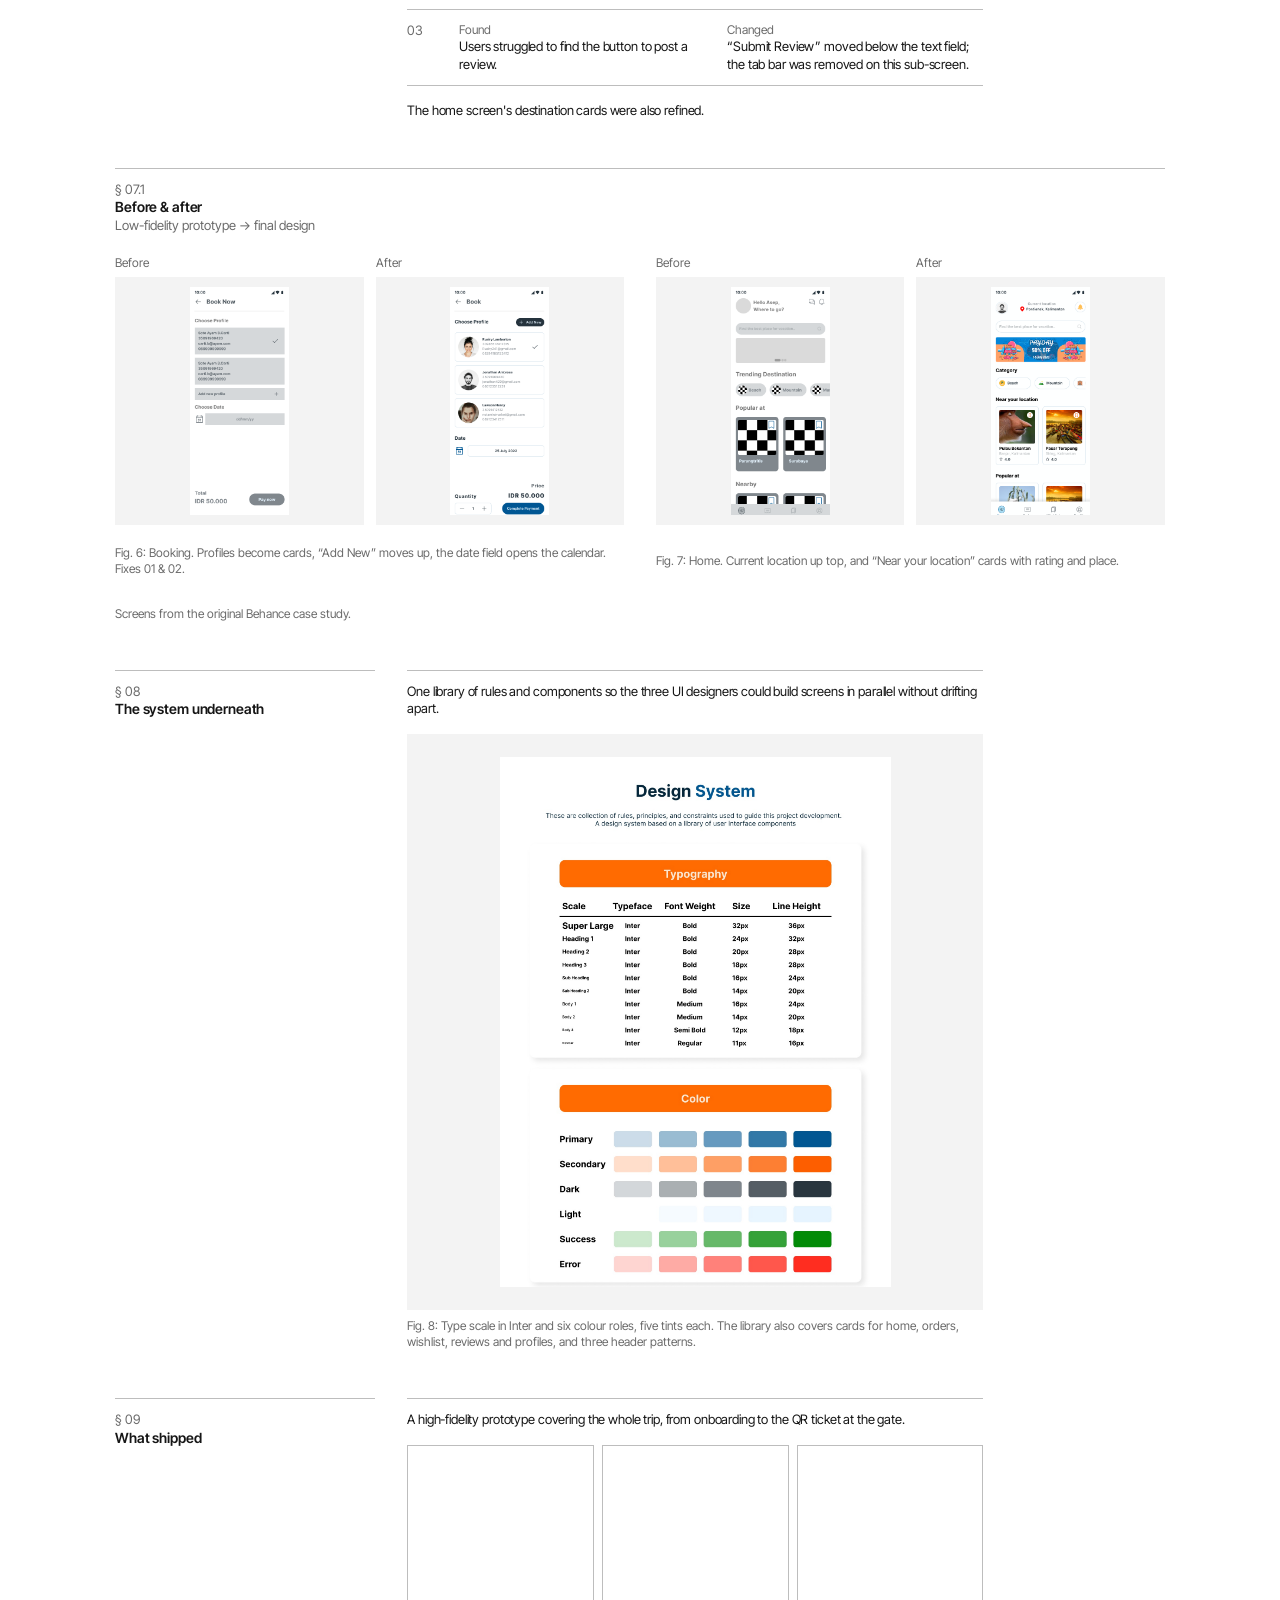
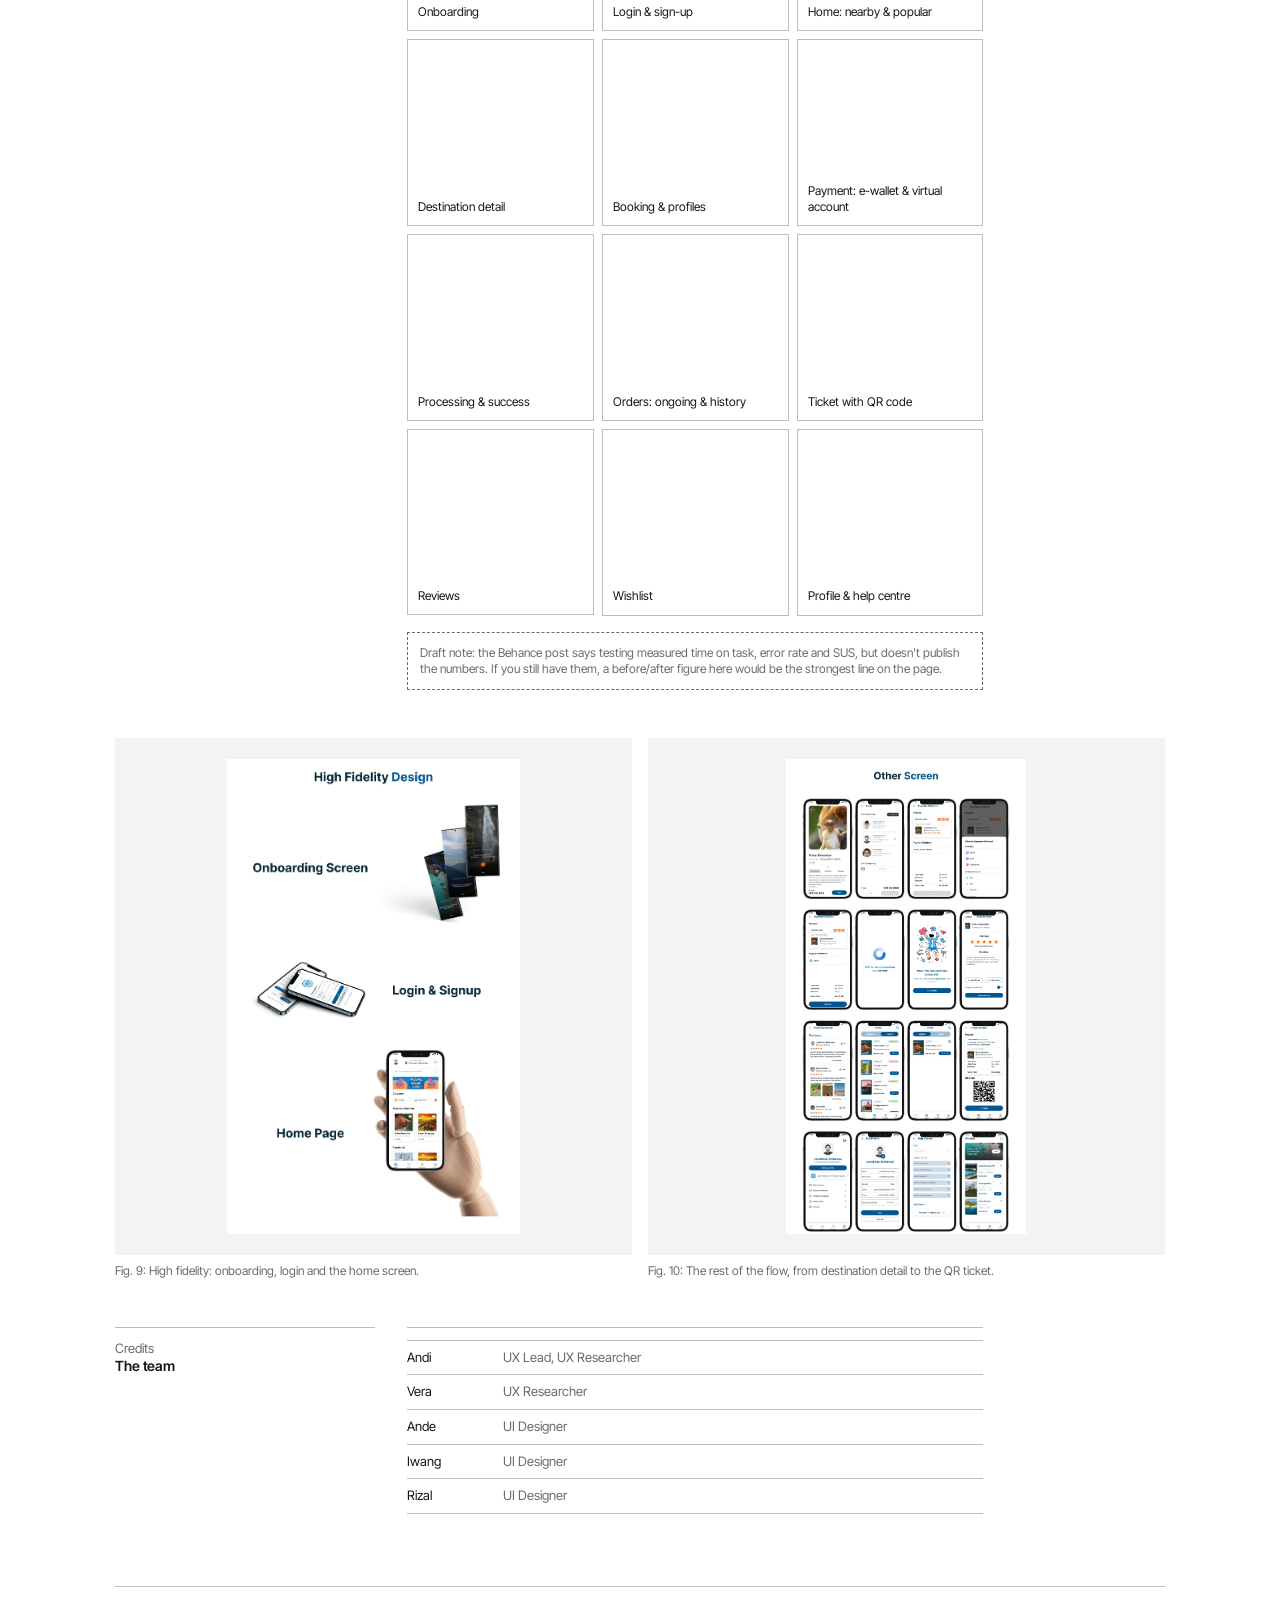
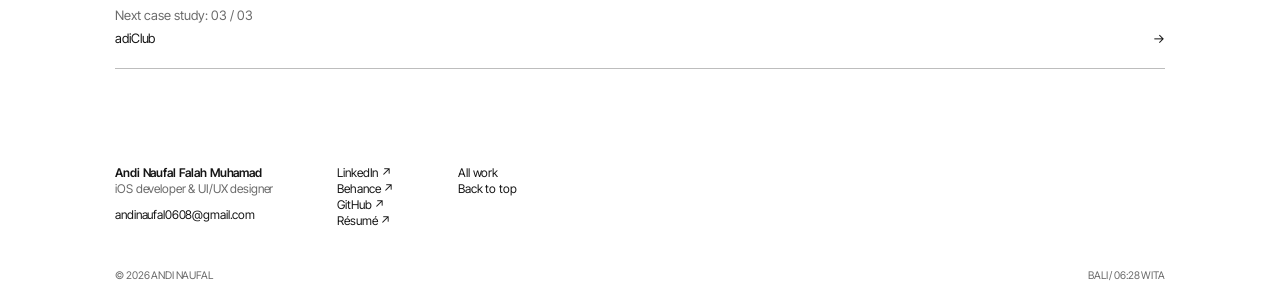
<file: work/nusatravela.html>
<!DOCTYPE html>
<html lang="en">
<head>
  <meta charset="UTF-8">
  <meta name="viewport" content="width=device-width, initial-scale=1.0">
  <meta name="color-scheme" content="only light">
  <title>NusaTravela | Andi Naufal</title>
  <meta name="description" content="NusaTravela, a six-week UX case study for an online travel agent app that surfaces nearby and hidden-gem destinations and lets travellers skip the ticket queue.">
  <link rel="preconnect" href="https://fonts.googleapis.com">
  <link rel="preconnect" href="https://fonts.gstatic.com" crossorigin>
  <link href="https://fonts.googleapis.com/css2?family=Inter+Tight:wght@400;500;600&display=swap" rel="stylesheet">
  <link rel="stylesheet" href="../styles.css">
</head>
<body>

  <!-- Hand-written page (richer than the generated template). Source: Behance case study, published 24 July 2022. -->

  <header class="top">
    <div class="wrap top__bar">
      <a href="../index.html">Andi Naufal | Portfolio</a>
      <nav class="top__nav" aria-label="Work">
        <a href="alertaapp.html">Alerta</a>
        <a href="nusatravela.html" aria-current="page">NusaTravela</a>
        <a href="adiclub.html">adiClub</a>
      </nav>
    </div>
  </header>

  <main class="case">
    <section class="cs-hero">
      <div class="dateline mono">
        <span>Case study 02 / 03</span>
        <span>UI/UX case study, mobile</span>
        <span>2022</span>
      </div>
      <h1 class="cs-title"><span>NusaTravela</span></h1>
      <p class="cs-deck">An online travel agent app for the holiday destinations <em>near you</em>, and the end of queuing for a ticket when you get there.</p>

      <dl class="cs-meta mono">
        <div><dt>Role</dt><dd>UX Lead &amp; UX Researcher</dd></div>
        <div><dt>Team</dt><dd>5 people: 1 UX lead, 1 UX researcher, 3 UI designers</dd></div>
        <div><dt>Duration</dt><dd>6 weeks, 2022</dd></div>
        <div><dt>Tools</dt><dd>Figma, Adobe Photoshop</dd></div>
        <div><dt>Link</dt><dd><a href="https://www.behance.net/gallery/148865531/NusaTravela-Online-Travel-Agent-App" target="_blank" rel="noopener">Behance case study ↗</a></dd></div>
      </dl>
    </section>

    <figure class="cs-cover cs-cover--crop">
      <img class="cs-cover__img" src="../assets/nusatravela/hero.jpg" alt="NusaTravela case study cover: two phones showing the home screen with nearby destinations and the Pulau Bekantan detail screen, beside the line 'Online Travel Agent app that offers the best Holiday Destinations near you'." width="1438" height="800" fetchpriority="high">
      <figcaption class="cs-figcap mono">Fig. 1: The final design, from the Behance case study.</figcaption>
    </figure>

    <!-- § 01 Brief -->
    <section class="cs-block" id="brief">
      <div class="cs-block__label reveal">
        <span class="mono">§ 01</span>
        <h2>The brief</h2>
      </div>
      <div class="cs-block__body reveal">
        <p class="lead">Travellers need a quick way to find a holiday destination and buy the ticket before they arrive, so they never have to stand in line for it.</p>
        <div class="cs-split">
          <div>
            <p class="kicker mono">The problem</p>
            <p>Travellers need a way to quickly access and order a ticket to their chosen destination, so they don't have to worry about queuing when they get there.</p>
          </div>
          <div>
            <p class="kicker mono">The goal</p>
            <p>An app that lets travellers access information about, and order tickets to, the holiday destination of their choice.</p>
          </div>
        </div>
      </div>
    </section>

    <!-- § 02 Problems -> responses -->
    <section class="cs-block" id="problems">
      <div class="cs-block__label reveal">
        <span class="mono">§ 02</span>
        <h2>Problems, answered</h2>
      </div>
      <div class="cs-block__body reveal">
        <table class="cs-table">
          <thead class="mono">
            <tr><th scope="col">No.</th><th scope="col">What we found</th><th scope="col">What NusaTravela does</th></tr>
          </thead>
          <tbody>
            <tr><td class="mono">01</td><td>“Hidden gem” destinations rarely appear in similar OTA apps.</td><td>Lists hidden-gem destinations with help from local government.</td></tr>
            <tr><td class="mono">02</td><td>Users want to know what's nearby.</td><td>Detects nearby destinations from the device's GPS location.</td></tr>
            <tr><td class="mono">03</td><td>Users need to know their trip's Covid-19 regulations.</td><td>Builds in PeduliLindungi for national pandemic regulations.</td></tr>
            <tr><td class="mono">04</td><td>Queuing for an on-the-spot ticket is tiresome.</td><td>Gets the trip, and the ticket, ready wherever you are.</td></tr>
          </tbody>
        </table>
      </div>
    </section>

    <!-- § 03 Timeline -->
    <section class="cs-wide" id="timeline">
      <header class="cs-wide__head reveal">
        <span class="mono">§ 03</span>
        <h2>Six weeks, five phases</h2>
        <p class="mono">Empathize → Define → Ideate → Prototype → Test</p>
      </header>
      <div class="timeline-grid reveal" role="list">
        <div class="tl-phase tl-phase--research mono">UX research: weeks 1–4</div>
        <div class="tl-phase tl-phase--ui mono">UI design: weeks 5–6</div>
        <div class="tl-week" role="listitem"><span class="mono">Wk 1</span><p>Problem statement, surveys, interviews</p></div>
        <div class="tl-week" role="listitem"><span class="mono">Wk 2</span><p>Empathy map, SWOT, affinity map, personas</p></div>
        <div class="tl-week" role="listitem"><span class="mono">Wk 3</span><p>Competitor analysis, journey map, insights</p></div>
        <div class="tl-week" role="listitem"><span class="mono">Wk 4</span><p>Storyboards, user flow, card sorting</p></div>
        <div class="tl-week" role="listitem"><span class="mono">Wk 5</span><p>Wireframes, low-fi, usability testing, hi-fi</p></div>
        <div class="tl-week" role="listitem"><span class="mono">Wk 6</span><p>Prototyping, presentation</p></div>
      </div>
    </section>

    <!-- § 04 Research -->
    <section class="cs-block" id="research">
      <div class="cs-block__label reveal">
        <span class="mono">§ 04</span>
        <h2>What the research said</h2>
      </div>
      <div class="cs-block__body reveal">
        <p>An online survey and offline interviews about how people use OTA apps, targeting 20–40-year-olds. Interview answers were affinity-mapped into goals, insights, activities, pain points and features.</p>
      </div>
    </section>

    <section class="cs-wide cs-wide--flush">
      <dl class="stats reveal">
        <div><dt class="mono">Android users</dt><dd>93<span>%</span></dd><p>of survey respondents use Android, so the app had to work for them first.</p></div>
        <div><dt class="mono">Students</dt><dd>69.7<span>%</span></dd><p>of respondents were students, the core audience.</p></div>
        <div><dt class="mono">Social-first</dt><dd>48.5<span>%</span></dd><p>find out about destinations through social media.</p></div>
        <div><dt class="mono">Traveloka</dt><dd>51.5<span>%</span></dd><p>already use it because it's easy. That's the bar to clear.</p></div>
      </dl>
      <p class="cs-figcap mono stats__note">Survey respondents skewed young: 78.8% were 11–20, and 69.7% travel less than once a month.</p>
    </section>

    <section class="cs-wide cs-wide--flush" aria-label="Survey results">
      <figure class="plate reveal">
        <img src="../assets/nusatravela/survey.jpg" alt="Survey results as five pie charts: age range, occupation, operating system, source of information and how often people travel." width="1438" height="1400" loading="lazy">
        <figcaption class="cs-figcap mono">Fig. 2: The full survey results behind those numbers.</figcaption>
      </figure>
    </section>

    <blockquote class="cs-quote reveal">
      <p>“I'm just ordering a ticket for one person. Why are there so many steps to go through?”</p>
      <cite class="mono">Interview participant, from the empathy map</cite>
    </blockquote>

    <section class="cs-block">
      <div class="cs-block__label reveal">
        <span class="mono">§ 04.1</span>
        <h2>Pain points</h2>
      </div>
      <div class="cs-block__body reveal">
        <ol class="cs-steps">
          <li><span class="mono">01</span><p><strong>Irrelevant recommendations</strong>Hard to find anything worth visiting; what's shown doesn't fit.</p></li>
          <li><span class="mono">02</span><p><strong>Unstable prices</strong>Prices go up and down, so users are never sure what they'll pay.</p></li>
          <li><span class="mono">03</span><p><strong>Information overload</strong>Too much piled-up information reads as redundant and bores people.</p></li>
          <li><span class="mono">04</span><p><strong>The wrong wallet</strong>Users want to pay with the e-wallet already on their phone.</p></li>
        </ol>
      </div>
    </section>

    <section class="cs-wide" aria-labelledby="synthesis-title">
      <header class="cs-wide__head reveal">
        <span class="mono">§ 04.2</span>
        <h2 id="synthesis-title">From interviews to insight</h2>
        <p class="mono">Affinity map and empathy map</p>
      </header>
      <div class="plates plates--two">
        <figure class="plate reveal">
          <img src="../assets/nusatravela/affinity.jpg" alt="Affinity map sorting interview notes into four groups: goals and needs, general insight, user activity and pain points." width="1438" height="1870" loading="lazy">
          <figcaption class="cs-figcap mono">Fig. 3: Affinity map. Interview answers grouped into goals, insights, activity and pain points.</figcaption>
        </figure>
        <figure class="plate reveal">
          <img src="../assets/nusatravela/empathy.jpg" alt="Empathy map of the persona: what she says, thinks, feels and does when booking a holiday ticket." width="1438" height="1050" loading="lazy">
          <figcaption class="cs-figcap mono">Fig. 4: Empathy map. What travellers say, think, feel and do while booking.</figcaption>
        </figure>
      </div>
    </section>

    <!-- § 05 Competitors -->
    <section class="cs-wide" id="competitors">
      <header class="cs-wide__head reveal">
        <span class="mono">§ 05</span>
        <h2>Against the field</h2>
        <p class="mono">Three leading OTA apps in Indonesia</p>
      </header>
      <div class="table-scroll reveal">
        <table class="cs-table cs-table--wide">
          <thead class="mono">
            <tr><th scope="col"></th><th scope="col">Traveloka</th><th scope="col">Klook</th><th scope="col">tiket.com</th></tr>
          </thead>
          <tbody>
            <tr><th scope="row" class="mono">Order flow</th><td>Lots of steps to get through</td><td>Straightforward, easy to follow</td><td>Fewer payment methods</td></tr>
            <tr><th scope="row" class="mono">Features</th><td>Too many on the home screen</td><td>Good use of scrolling for new users</td><td>Incomplete</td></tr>
            <tr><th scope="row" class="mono">Typography</th><td>Good overall</td><td>Some text too small to read</td><td>Good</td></tr>
            <tr><th scope="row" class="mono">Icons &amp; buttons</th><td>Non-uniform icons; some buttons too small</td><td>Good</td><td>Non-uniform icons, colours, sizes and radii</td></tr>
            <tr><th scope="row" class="mono">Images</th><td>Good</td><td>Some destinations have none</td><td>Good</td></tr>
          </tbody>
        </table>
      </div>
      <p class="cs-figcap mono">The takeaway: Klook's short order flow, without Traveloka's crowded home screen.</p>
    </section>

    <!-- § 06 Persona + journey -->
    <section class="cs-block" id="persona">
      <div class="cs-block__label reveal">
        <span class="mono">§ 06</span>
        <h2>Who it's for</h2>
      </div>
      <div class="cs-block__body reveal">
        <div class="persona">
          <div class="persona__id mono">
            <p class="persona__name">Vivi Imamah</p>
            <dl>
              <div><dt>Age</dt><dd>22</dd></div>
              <div><dt>Study</dt><dd>Final year, Brawijaya University</dd></div>
              <div><dt>Lives</dt><dd>Malang, East Java</dd></div>
              <div><dt>Apps</dt><dd>WhatsApp, YouTube, Instagram, Twitter</dd></div>
            </dl>
          </div>
          <div class="persona__body">
            <p class="lead">“I want an app I can use to book tickets and trips to holiday destinations near me.”</p>
            <p>Vivi escapes the pressure of her final year with trips to nature. Her worst experience was a two-hour queue to get into an attraction, and she researches across several social apps before going because information is thin. She wants to pay with the e-wallet on her phone, like DANA or OVO.</p>
          </div>
        </div>
      </div>
    </section>

    <section class="cs-wide" id="journey">
      <header class="cs-wide__head reveal">
        <span class="mono">§ 06.1</span>
        <h2>Vivi's journey</h2>
        <p class="mono">Mood across the four steps of booking a trip</p>
      </header>
      <figure class="plate reveal">
        <img src="../assets/nusatravela/journey.jpg" alt="User journey map for Vivi across app registration, searching, booking and payment, with what she does, thinks and says at each step. Her mood dips to confused and overwhelmed while searching, then rises to cheerful and excited." width="1438" height="1560" loading="lazy">
        <figcaption class="cs-figcap mono">Fig. 5: The mood dips at search, where there's too much to choose from.</figcaption>
      </figure>
      <p class="cs-figcap mono">Insight: users also want to know whether a place is crowded, and what its Covid regulations are.</p>
    </section>

    <!-- § 07 Testing -->
    <section class="cs-block" id="testing">
      <div class="cs-block__label reveal">
        <span class="mono">§ 07</span>
        <h2>Tested, then changed</h2>
      </div>
      <div class="cs-block__body reveal">
        <p>We tested the low-fidelity prototype with real users, tracking time on task, error rate and System Usability Scale. Three problems came out of it, and each changed the design.</p>
        <ol class="fixes">
          <li>
            <span class="fixes__num mono">01</span>
            <div><p class="mono fixes__label">Found</p><p>Users got confused choosing a traveller profile to finish payment.</p></div>
            <div><p class="mono fixes__label">Changed</p><p>Profiles became distinct cards, and “Add new” moved up beside the heading.</p></div>
          </li>
          <li>
            <span class="fixes__num mono">02</span>
            <div><p class="mono fixes__label">Found</p><p>When choosing a date, users tapped the text field, not the calendar icon.</p></div>
            <div><p class="mono fixes__label">Changed</p><p>The calendar now opens from the text field itself.</p></div>
          </li>
          <li>
            <span class="fixes__num mono">03</span>
            <div><p class="mono fixes__label">Found</p><p>Users struggled to find the button to post a review.</p></div>
            <div><p class="mono fixes__label">Changed</p><p>“Submit Review” moved below the text field; the tab bar was removed on this sub-screen.</p></div>
          </li>
        </ol>
        <p>The home screen's destination cards were also refined.</p>
      </div>
    </section>

    <section class="cs-wide" id="before-after">
      <header class="cs-wide__head reveal">
        <span class="mono">§ 07.1</span>
        <h2>Before &amp; after</h2>
        <p class="mono">Low-fidelity prototype → final design</p>
      </header>
      <div class="ba">
        <div class="ba__pair reveal">
          <figure class="ba__shot">
            <p class="ba__tag mono">Before</p>
            <img src="../assets/nusatravela/booking-before.png" alt="Low-fidelity booking screen: grey profile blocks, an 'Add new profile' row below them, and a date field beside a calendar icon." width="336" height="776" loading="lazy">
          </figure>
          <figure class="ba__shot">
            <p class="ba__tag mono">After</p>
            <img src="../assets/nusatravela/booking-after.png" alt="Final booking screen: profile cards with photos, an 'Add New' button beside the heading, and a tappable date field." width="336" height="776" loading="lazy">
          </figure>
          <p class="cs-figcap mono ba__cap">Fig. 6: Booking. Profiles become cards, “Add New” moves up, the date field opens the calendar. Fixes 01 &amp; 02.</p>
        </div>
        <div class="ba__pair reveal">
          <figure class="ba__shot">
            <p class="ba__tag mono">Before</p>
            <img src="../assets/nusatravela/home-before.png" alt="Low-fidelity home screen: greeting, search bar, banner placeholder, trending categories and placeholder destination cards." width="336" height="776" loading="lazy">
          </figure>
          <figure class="ba__shot">
            <p class="ba__tag mono">After</p>
            <img src="../assets/nusatravela/home-after.png" alt="Final home screen: current location, search, a promo banner, categories, and 'Near your location' cards for Pulau Bekantan and Pasar Terapung." width="336" height="776" loading="lazy">
          </figure>
          <p class="cs-figcap mono ba__cap">Fig. 7: Home. Current location up top, and “Near your location” cards with rating and place.</p>
        </div>
      </div>
      <p class="cs-figcap mono">Screens from the original Behance case study.</p>
    </section>

    <!-- § 08 Design system -->
    <section class="cs-block" id="system">
      <div class="cs-block__label reveal">
        <span class="mono">§ 08</span>
        <h2>The system underneath</h2>
      </div>
      <div class="cs-block__body reveal">
        <p>One library of rules and components so the three UI designers could build screens in parallel without drifting apart.</p>
        <figure class="plate">
          <img src="../assets/nusatravela/system.jpg" alt="Design system sheet: an Inter type scale from Super Large 32px down to Navbar 11px, and six colour roles (primary blue, secondary orange, dark, light, success, error) with five tints each." width="1438" height="1950" loading="lazy">
          <figcaption class="cs-figcap mono">Fig. 8: Type scale in Inter and six colour roles, five tints each. The library also covers cards for home, orders, wishlist, reviews and profiles, and three header patterns.</figcaption>
        </figure>
      </div>
    </section>

    <!-- § 09 Outcome -->
    <section class="cs-block" id="outcome">
      <div class="cs-block__label reveal">
        <span class="mono">§ 09</span>
        <h2>What shipped</h2>
      </div>
      <div class="cs-block__body reveal">
        <p class="lead">A high-fidelity prototype covering the whole trip, from onboarding to the QR ticket at the gate.</p>
        <ul class="screens mono">
          <li>Onboarding</li><li>Login &amp; sign-up</li><li>Home: nearby &amp; popular</li><li>Destination detail</li>
          <li>Booking &amp; profiles</li><li>Payment: e-wallet &amp; virtual account</li><li>Processing &amp; success</li><li>Orders: ongoing &amp; history</li>
          <li>Ticket with QR code</li><li>Reviews</li><li>Wishlist</li><li>Profile &amp; help centre</li>
        </ul>
        <p class="todo mono">Draft note: the Behance post says testing measured time on task, error rate and SUS, but doesn't publish the numbers. If you still have them, a before/after figure here would be the strongest line on the page.</p>
      </div>
    </section>

    <section class="cs-wide" aria-label="Final screens">
      <div class="plates plates--two">
        <figure class="plate reveal">
          <img src="../assets/nusatravela/finals.jpg" alt="High-fidelity mockups: three onboarding screens, the login and sign-up screens, and the home screen held in a hand." width="1438" height="2330" loading="lazy">
          <figcaption class="cs-figcap mono">Fig. 9: High fidelity: onboarding, login and the home screen.</figcaption>
        </figure>
        <figure class="plate reveal">
          <img src="../assets/nusatravela/screens.jpg" alt="Sixteen more final screens: destination detail, booking, payment details and methods, processing, success, review, reviews, orders, ticket with QR code, profile, edit profile, help centre and wishlist." width="1438" height="2850" loading="lazy">
          <figcaption class="cs-figcap mono">Fig. 10: The rest of the flow, from destination detail to the QR ticket.</figcaption>
        </figure>
      </div>
    </section>

    <section class="cs-block cs-credits">
      <div class="cs-block__label reveal">
        <span class="mono">Credits</span>
        <h2>The team</h2>
      </div>
      <div class="cs-block__body reveal">
        <dl class="credits mono">
          <div><dt>Andi</dt><dd>UX Lead, UX Researcher</dd></div>
          <div><dt>Vera</dt><dd>UX Researcher</dd></div>
          <div><dt>Ande</dt><dd>UI Designer</dd></div>
          <div><dt>Iwang</dt><dd>UI Designer</dd></div>
          <div><dt>Rizal</dt><dd>UI Designer</dd></div>
        </dl>
      </div>
    </section>

    <a class="cs-next" href="adiclub.html">
      <span class="cs-next__label mono">Next case study: 03 / 03</span>
      <span class="cs-next__title"><span>adiClub</span><span aria-hidden="true">→</span></span>
    </a>
  </main>

  <footer class="foot" id="contact">
    <div class="wrap">
      <div class="foot__grid">
        <div>
          <p>Andi Naufal Falah Muhamad</p>
          <p class="dim"><span class="nc">i</span>OS developer &amp; UI/UX designer</p>
          <p style="margin-top:20px"><a class="foot__mail" href="mailto:andinaufal0608@gmail.com">andinaufal0608@gmail.com</a></p>
        </div>
        <ul>
          <li><a href="https://linkedin.com/in/andinaufalfm" target="_blank" rel="noopener">LinkedIn ↗</a></li>
          <li><a href="https://www.behance.net/andinaufal2" target="_blank" rel="noopener">Behance ↗</a></li>
          <li><a href="https://github.com/sgtandi" target="_blank" rel="noopener">GitHub ↗</a></li>
          <li><a href="../assets/cv_andinaufal.pdf" target="_blank" rel="noopener">Résumé ↗</a></li>
        </ul>
        <ul>
          <li><a href="../index.html">All work</a></li>
          <li><a href="#">Back to top</a></li>
        </ul>
      </div>
      <div class="foot__base"><span>© 2026 Andi Naufal</span><span>Bali / <time data-clock="Asia/Makassar">--:--</time> WITA</span></div>
    </div>
  </footer>

  <script src="../script.js" defer></script>
</body>
</html>
</file>
<file: styles.css>
/* Andi Naufal: a portfolio laid out like a printed one. Pure white boards, one grotesque,
   a justified uppercase cover, a polaroid about page and a ruled contents table. */

:root {
  --bg: #ffffff;
  --ink: #161616;
  --mute: #6b6b6b;
  --line: #161616;
  --rule: #bdbdbd;
  --gutter: 16px;
  --side: max(var(--gutter), 9vw);
  --max: 1100px;
  --sans: "Inter Tight", "Helvetica Neue", Helvetica, Arial, sans-serif;
  --mono: var(--sans);
}

*, *::before, *::after { box-sizing: border-box; border-radius: 0; }
html { -webkit-text-size-adjust: 100%; scroll-behavior: smooth; color-scheme: only light; background: var(--bg); }
@media (prefers-reduced-motion: reduce) { html { scroll-behavior: auto; } }
body {
  margin: 0;
  background: var(--bg);
  color: var(--ink);
  font: 400 13px/1.35 var(--sans);
  letter-spacing: -0.01em;
  -webkit-font-smoothing: antialiased;
}
img { display: block; max-width: 100%; height: auto; }
a { color: inherit; text-decoration: none; }
a:hover { text-decoration: underline; text-underline-offset: 2px; }
:focus-visible { outline: 1px solid var(--ink); outline-offset: 2px; }
h1, h2, h3, p, ul, ol, dl, dd, figure, blockquote { margin: 0; }
h1, h2, h3 { font: inherit; }
ul, ol { padding: 0; list-style: none; }
em { font-style: normal; }
b, strong { font-weight: 600; }
.mute { color: var(--mute); }
.nc { text-transform: none; }
.wrap { max-width: var(--max); padding: 0 var(--gutter); }

/* ---------- Boards: each section is one page of the portfolio ---------- */
.board { padding: 56px var(--side); }
@media (min-width: 900px) { .board { min-height: 100svh; } }
.board + .board { border-top: 1px solid #ececec; }

/* Cover: every line justified edge to edge */
.cover { padding-top: clamp(32px, 6vw, 72px); }
.cover__type {
  font-size: clamp(30px, 8.2vw, 128px);
  font-weight: 400;
  line-height: 1.04;
  letter-spacing: -0.035em;
  text-transform: uppercase;
}
.jl { display: block; text-align: justify; text-align-last: justify; }
.jl--c { text-align: center; text-align-last: center; }
/* Opening: each word rises out of its own line, one after another */
.cover__type .w { display: inline-block; overflow: hidden; vertical-align: top; padding-bottom: 0.08em; margin-bottom: -0.08em; }
.cover__type .w > span { display: inline-block; animation: rise 1.1s cubic-bezier(0.2, 0.75, 0.1, 1) both; animation-delay: calc(var(--d, 0ms) + 150ms); }
@keyframes rise { from { transform: translateY(110%); } to { transform: none; } }
@media (prefers-reduced-motion: reduce) { .cover__type .w > span { animation: none; } }

/* About: polaroid and contacts | about, education, experience | skills, tools */
.about {
  display: grid; gap: 40px;
  grid-template-columns: 1fr;
  align-content: center;
}
@media (min-width: 900px) {
  .about { grid-template-columns: minmax(180px, 1fr) minmax(0, 1.7fr) minmax(0, 1.3fr); column-gap: 5vw; align-items: center; }
}
.polaroid {
  width: min(100%, 220px);
  padding: 9px 9px 30px;
  background: #fff;
  box-shadow: 0 1px 3px rgba(0, 0, 0, .12), 0 8px 24px rgba(0, 0, 0, .08);
}
.polaroid img { width: 100%; aspect-ratio: 1 / 1; object-fit: cover; }
.about__name { margin-top: 28px; font-size: 18px; font-weight: 500; letter-spacing: -0.02em; }
.about__id .tiny { margin-top: 14px; color: var(--mute); }
.about__col { display: flex; flex-direction: column; gap: 40px; }
.blk h2 { font-size: 14px; font-weight: 600; letter-spacing: -0.015em; margin-bottom: 14px; }
.body { font-size: 13px; line-height: 1.3; max-width: 46ch; }
.tiny { font-size: 11px; line-height: 1.4; }
.tiny--md { font-size: 12px; }
.rows li { display: grid; grid-template-columns: 1fr; }
.rows li + li { margin-top: 12px; }
.rows li span + span { color: var(--mute); }
.rows li span.rows__d { color: var(--ink); margin-top: 4px; max-width: 52ch; }

/* Contents: running head, then a ruled table in the lower right */
.contents { display: flex; flex-direction: column; }
.runhead {
  display: flex; justify-content: space-between; gap: 16px;
  font-size: 10.5px; text-transform: uppercase; letter-spacing: 0;
}
.runhead--foot { margin-top: 48px; color: var(--mute); }
.toc {
  margin: auto 0 0 auto; padding-top: 96px;
  width: min(100%, 560px);
}
.toc > li {
  display: grid; grid-template-columns: 42px minmax(0, 1fr) minmax(0, 1.25fr); column-gap: 12px;
  border-top: 1px solid var(--rule);
  padding-top: 8px;
}
.toc > li + li { margin-top: 0; }
.toc__n, .toc__t { font-size: 14px; font-weight: 600; text-transform: uppercase; letter-spacing: -0.01em; }
.toc__sub li + li { border-top: 1px solid var(--rule); }
.toc__sub a, .toc__sub li > span {
  display: grid; grid-template-columns: 30px 14px 1fr;
  padding: 2px 0 8px;
  font-size: 9.5px; text-transform: uppercase; letter-spacing: 0;
}
.toc__sub li + li a { padding-top: 6px; }
.toc__sub a span:first-child { color: var(--mute); }
@media (max-width: 560px) {
  .toc > li { grid-template-columns: 30px 1fr; }
  .toc__sub { grid-column: 2; margin: 6px 0 4px; }
}

/* ---------- Header (case studies): the running head ---------- */
.top { padding: 20px var(--side) 0; }
.top__bar {
  display: flex; justify-content: space-between; gap: 14px; flex-wrap: wrap;
  font-size: 10.5px; text-transform: uppercase;
}
.top__nav { display: flex; gap: 14px; }
.top a[aria-current] { text-decoration: underline; text-underline-offset: 2px; }

/* ---------- Footer (case studies) ---------- */
.foot { padding: 48px var(--side) 20px; }
.foot .wrap { max-width: none; padding: 0; }
.foot__grid { display: flex; flex-wrap: wrap; gap: 14px 64px; font-size: 12px; }
.foot__grid > div > p:first-child { font-weight: 600; }
.foot__base { display: flex; justify-content: space-between; gap: 16px; margin-top: 40px; font-size: 10.5px; text-transform: uppercase; color: var(--mute); }
.foot .dim { color: var(--mute); }
.foot__grid p[style] { margin-top: 10px !important; }

/* ================= Case studies ================= */
main.case { max-width: var(--max); margin: 0 auto; padding: 0 var(--gutter); }

.cs-hero { padding: 56px 0 32px; }
.dateline {
  display: flex; justify-content: space-between; gap: 12px; flex-wrap: wrap;
  border-top: 1px solid var(--line); padding-top: 12px;
  color: var(--mute);
}
.cs-title {
  margin-top: 48px;
  font-size: clamp(32px, 7vw, 72px);
  line-height: 1;
  text-transform: uppercase; letter-spacing: 0.02em;
}
.cs-deck { margin-top: 20px; max-width: 54ch; font-size: clamp(16px, 2vw, 20px); line-height: 1.5; }
.cs-meta {
  margin-top: 40px;
  display: grid; grid-template-columns: repeat(auto-fit, minmax(180px, 1fr));
  border-top: 1px solid var(--line);
}
.cs-meta > div { padding: 12px 16px 12px 0; }
.cs-meta dt { color: var(--mute); font-size: 12px; }
.cs-meta dd { text-transform: none; letter-spacing: 0; }

/* every figure image sits in a square */
.cs-cover, .plate, .shots figure, .passes figure, .ba__shot { margin: 0; }
.cs-cover img, .plate img, .shots img, .passes img, .ba__shot img {
  width: 100%; aspect-ratio: 1 / 1; height: auto;
  object-fit: contain;
  border: 1px solid var(--line);
  background: var(--bg);
  padding: 4%;
  cursor: zoom-in;
}
.cs-cover { margin: 0 0 24px; }
.cs-cover--crop img { object-fit: cover; padding: 0; object-position: 72% 50%; }
@media (min-width: 960px) { .cs-cover { width: 66%; } }
.cs-figcap { margin-top: 8px; color: var(--mute); font-size: 12px; text-transform: none; letter-spacing: 0; }

.cs-block {
  display: grid; gap: 16px 32px;
  grid-template-columns: 1fr;
  padding: 48px 0 0;
}
@media (min-width: 860px) { .cs-block { grid-template-columns: 260px 1fr; } }
.cs-block__label, .cs-wide__head {
  border-top: 1px solid var(--line); padding-top: 12px;
  text-transform: uppercase; letter-spacing: 0.04em;
}
.cs-block__label span, .cs-wide__head span { color: var(--mute); display: block; }
.cs-block__label h2, .cs-wide__head h2 { font-size: 14px; }
.cs-wide__head p { color: var(--mute); }
.cs-block__body { padding-top: 12px; display: flex; flex-direction: column; gap: 16px; max-width: 72ch; }
@media (min-width: 860px) { .cs-block__body { border-top: 1px solid var(--line); } }
.lead { font-size: 17px; line-height: 1.5; }
.kicker { color: var(--mute); font-size: 12px; margin-bottom: 4px; }
.cs-split { display: grid; gap: 16px; grid-template-columns: repeat(auto-fit, minmax(220px, 1fr)); }

.cs-wide { padding: 48px 0 0; display: flex; flex-direction: column; gap: 20px; }
.cs-wide--flush { padding-top: 24px; }

/* tables */
.table-scroll { overflow-x: auto; }
.cs-table { width: 100%; border-collapse: collapse; }
.cs-table--wide { min-width: 640px; }
.cs-table th, .cs-table td { text-align: left; vertical-align: top; padding: 10px 12px 10px 0; border-top: 1px solid var(--line); }
.cs-table tr:last-child > * { border-bottom: 1px solid var(--line); }
.cs-table th { font-weight: 400; color: var(--mute); font-size: 12px; }

/* timeline */
.timeline-grid { display: grid; grid-template-columns: repeat(6, minmax(110px, 1fr)); border: 1px solid var(--line); overflow-x: auto; }
.tl-phase { padding: 8px 12px; border-bottom: 1px solid var(--line); font-size: 12px; }
.tl-phase--research { grid-column: 1 / 5; background: var(--ink); color: var(--bg); }
.tl-phase--ui { grid-column: 5 / 7; border-left: 1px solid var(--line); }
.tl-week { padding: 12px; aspect-ratio: 1 / 1; font-size: 13px; }
.tl-week + .tl-week { border-left: 1px solid var(--line); }
.tl-week span { display: block; color: var(--mute); margin-bottom: 6px; }
@media (max-width: 760px) {
  .timeline-grid { grid-template-columns: 1fr 1fr; }
  .tl-phase--research, .tl-phase--ui { grid-column: 1 / -1; border-left: 0; }
  .tl-week { border-top: 1px solid var(--line); }
  .tl-week:nth-of-type(odd) { border-left: 0; }
}

/* stats as squares */
.stats { display: grid; gap: var(--gutter); grid-template-columns: repeat(2, 1fr); }
@media (min-width: 860px) { .stats { grid-template-columns: repeat(4, 1fr); } }
.stats > div {
  aspect-ratio: 1 / 1; border: 1px solid var(--line); padding: 14px;
  display: grid; grid-template-rows: auto 1fr auto;
}
.stats dt { color: var(--mute); font-size: 12px; }
.stats dd { align-self: center; text-align: center; font-size: clamp(28px, 5vw, 48px); line-height: 1; }
.stats dd span { font-size: .5em; }
.stats p { font-size: 12px; line-height: 1.45; }

.plates { display: grid; gap: var(--gutter); }
@media (min-width: 760px) { .plates--two { grid-template-columns: 1fr 1fr; } }
.cs-wide > .plate, .cs-block__body .plate { max-width: 820px; }

.cs-quote { margin: 48px 0 0; padding: 32px 0; border-top: 1px solid var(--line); border-bottom: 1px solid var(--line); text-align: center; }
.cs-quote p { font-size: clamp(17px, 2.4vw, 24px); max-width: 40ch; margin: 0 auto; text-transform: uppercase; letter-spacing: 0.03em; line-height: 1.4; }
.cs-quote cite { display: block; margin-top: 12px; font-style: normal; color: var(--mute); font-size: 12px; }

.cs-steps > li, .fixes > li { display: grid; grid-template-columns: 40px 1fr; gap: 12px; padding: 12px 0; border-top: 1px solid var(--line); }
.cs-steps > li:last-child, .fixes > li:last-child { border-bottom: 1px solid var(--line); }
.cs-steps span, .fixes__num { color: var(--mute); }
.cs-steps strong { display: block; text-transform: uppercase; letter-spacing: 0.04em; }
.fixes > li { grid-template-columns: 40px 1fr 1fr; }
.fixes__label { color: var(--mute); font-size: 12px; }
@media (max-width: 600px) { .fixes > li { grid-template-columns: 40px 1fr; } .fixes > li > div:last-child { grid-column: 2; } }

.persona { display: grid; gap: 20px; grid-template-columns: 1fr; }
@media (min-width: 700px) { .persona { grid-template-columns: 220px 1fr; } }
.persona__id { border: 1px solid var(--line); padding: 14px; aspect-ratio: 1 / 1; display: flex; flex-direction: column; justify-content: space-between; }
.persona__name { font-size: 16px; }
.persona__id dl > div { display: flex; gap: 8px; font-size: 12px; }
.persona__id dt { color: var(--mute); min-width: 52px; }
.persona__id dd { text-transform: none; letter-spacing: 0; }
.persona__body { display: flex; flex-direction: column; gap: 12px; }

.ba { display: grid; gap: 32px; }
@media (min-width: 860px) { .ba { grid-template-columns: 1fr 1fr; } }
.ba__pair { display: grid; grid-template-columns: 1fr 1fr; gap: 12px; }
.ba__tag { color: var(--mute); font-size: 12px; margin-bottom: 6px; }
.ba__cap { grid-column: 1 / -1; }

.screens { display: grid; grid-template-columns: repeat(auto-fill, minmax(150px, 1fr)); gap: 8px; }
.screens li { border: 1px solid var(--line); padding: 10px; aspect-ratio: 1 / 1; display: flex; align-items: flex-end; font-size: 12px; }

.todo { border: 1px dashed var(--mute); padding: 12px; color: var(--mute); font-size: 12px; text-transform: none; letter-spacing: 0; }

.credits > div { display: flex; gap: 16px; padding: 8px 0; border-top: 1px solid var(--line); }
.credits > div:last-child { border-bottom: 1px solid var(--line); }
.credits dt { min-width: 80px; }
.credits dd { color: var(--mute); }

.shots, .passes { display: grid; gap: var(--gutter); }
@media (min-width: 760px) { .shots, .passes { grid-template-columns: 1fr 1fr; } }
.passes { padding-top: 8px; }

.scope { display: grid; gap: var(--gutter); }
@media (min-width: 760px) { .scope { grid-template-columns: repeat(3, 1fr); } }
.scope > div { border: 1px solid var(--line); padding: 14px; aspect-ratio: 1 / 1; overflow: auto; }
.scope__tag { color: var(--mute); font-size: 12px; margin-bottom: 10px; }
.scope li { font-size: 13px; }
.scope li::before { content: "- "; }
@media (max-width: 759px) { .scope > div { aspect-ratio: auto; } }

.cs-next {
  display: block; margin: 72px 0 0; padding: 20px 0;
  border-top: 1px solid var(--line); border-bottom: 1px solid var(--line);
  text-decoration: none;
}
.cs-next__label { color: var(--mute); display: block; }
.cs-next__title { display: flex; justify-content: space-between; margin-top: 6px; font-size: clamp(22px, 4vw, 40px); text-transform: uppercase; }
.cs-next:hover .cs-next__title span:first-child { text-decoration: underline; }
.case + .foot { margin-top: 72px; }

/* ---------- Case studies, in the same type ---------- */
main.case { max-width: none; margin: 0; padding: 0 var(--side); }
.case h2, .case h3, .cs-deck, .lead, .stats dd, .cs-quote p, .cs-next__title, .persona__name, .tl-week, .scope li {
  font-size: 13px !important; font-weight: 400 !important; line-height: 1.35 !important;
  letter-spacing: -0.01em !important; text-transform: none !important;
}
.case h2 { font-size: 14px !important; font-weight: 600 !important; }
.case .cs-title {
  font-size: clamp(40px, 8.2vw, 128px); font-weight: 400; line-height: 1;
  letter-spacing: -0.035em; text-transform: uppercase; margin-top: 40px;
}
.case .mono, .case th, .case dt, .cs-block__label, .cs-wide__head, .cs-steps strong, .cs-quote p { text-transform: none; letter-spacing: 0; }
.case .cs-meta dt, .dateline { font-size: 10.5px; text-transform: uppercase; }
.cs-steps strong { font-weight: 600; }
.cs-hero { padding: 24px 0 14px; }
.cs-deck { margin-top: 20px; max-width: 62ch; }
.cs-block, .cs-wide { padding-top: 48px; }
.cs-quote { text-align: left; border: 0; padding: 0; margin-top: 48px; }
.cs-quote p { margin: 0; }
.case [class*="__label"], .case [class*="__head"], .cs-meta, .cs-block__body, .dateline, .cs-table th, .cs-table td, .cs-steps > li, .fixes > li, .credits > div, .cs-next { border-color: var(--rule) !important; }
.stats > div, .persona__id, .scope > div, .screens li, .timeline-grid, .tl-week { border-color: var(--rule); }
.cs-cover img, .plate img, .shots img, .passes img, .ba__shot img { border: 0; background: #f3f3f3; }
.stats dd span { font-size: inherit; }
.case + .foot { margin-top: 48px; }
</file>
